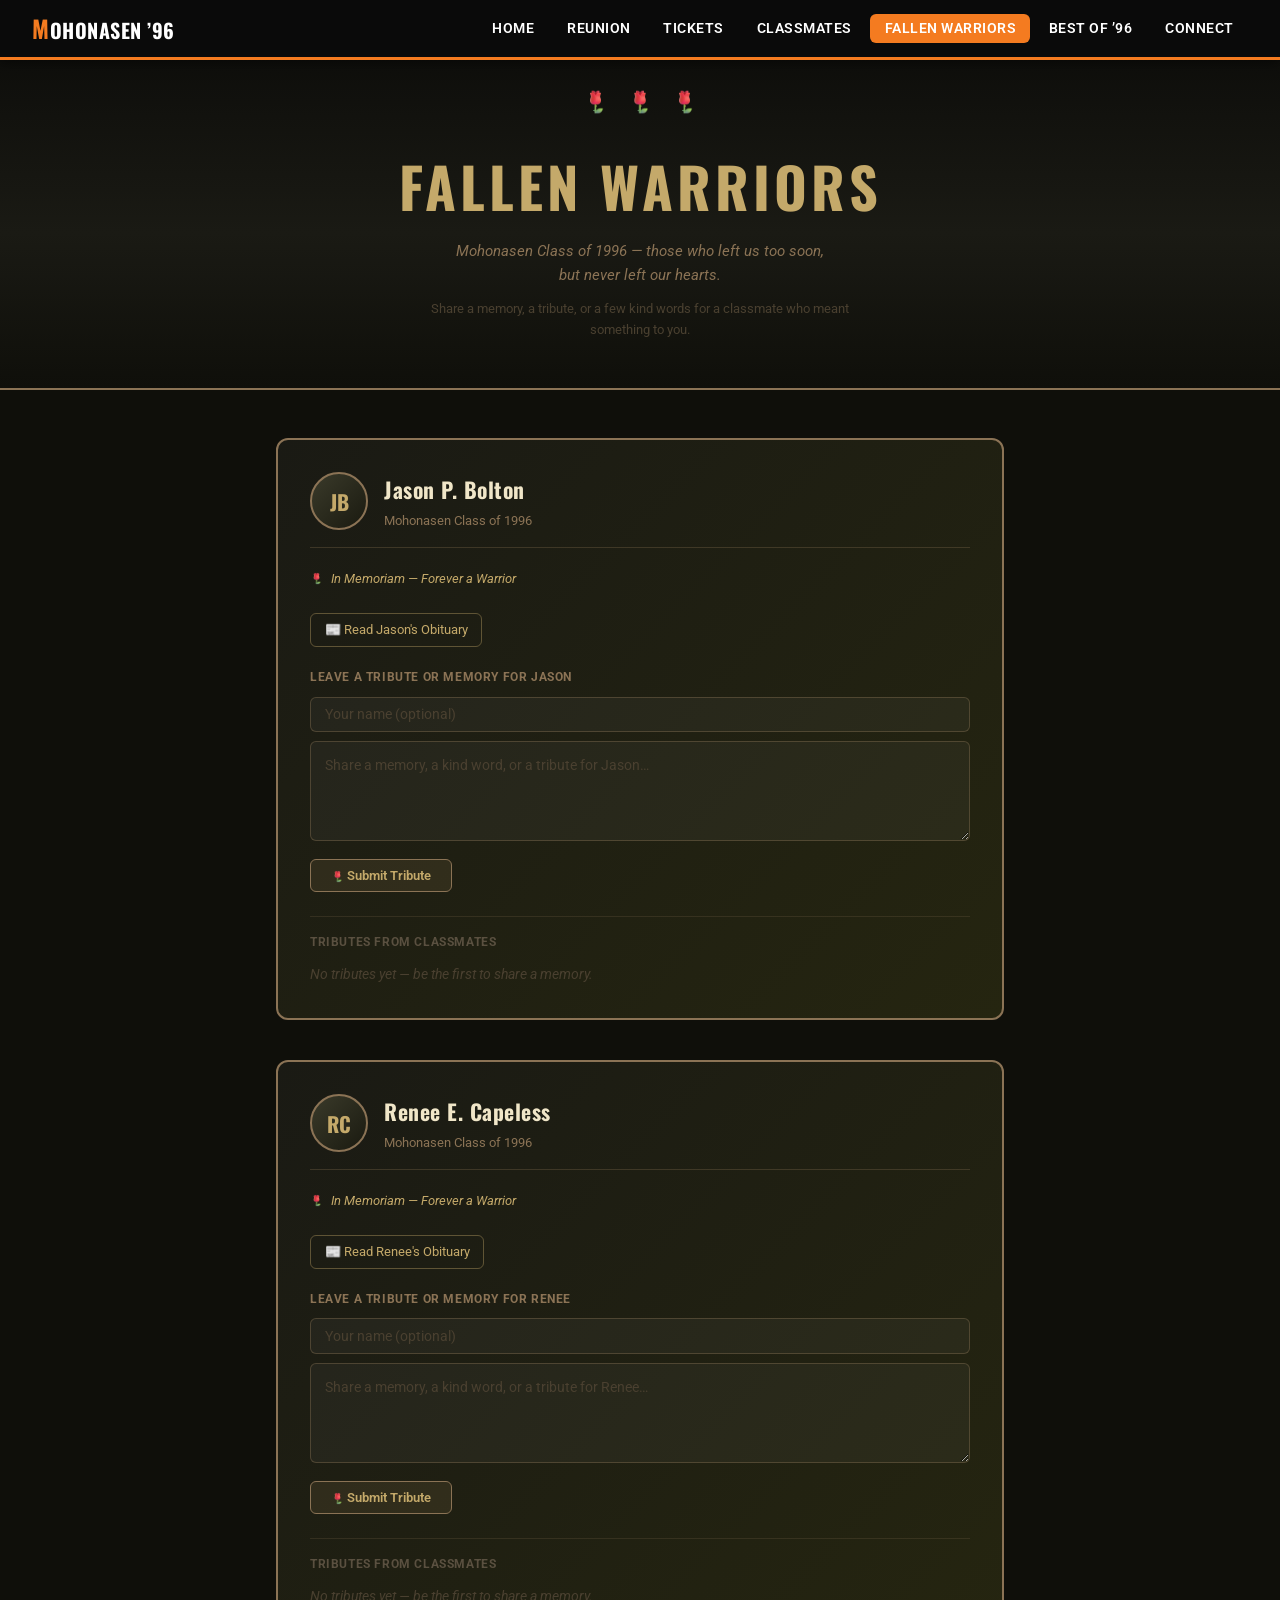
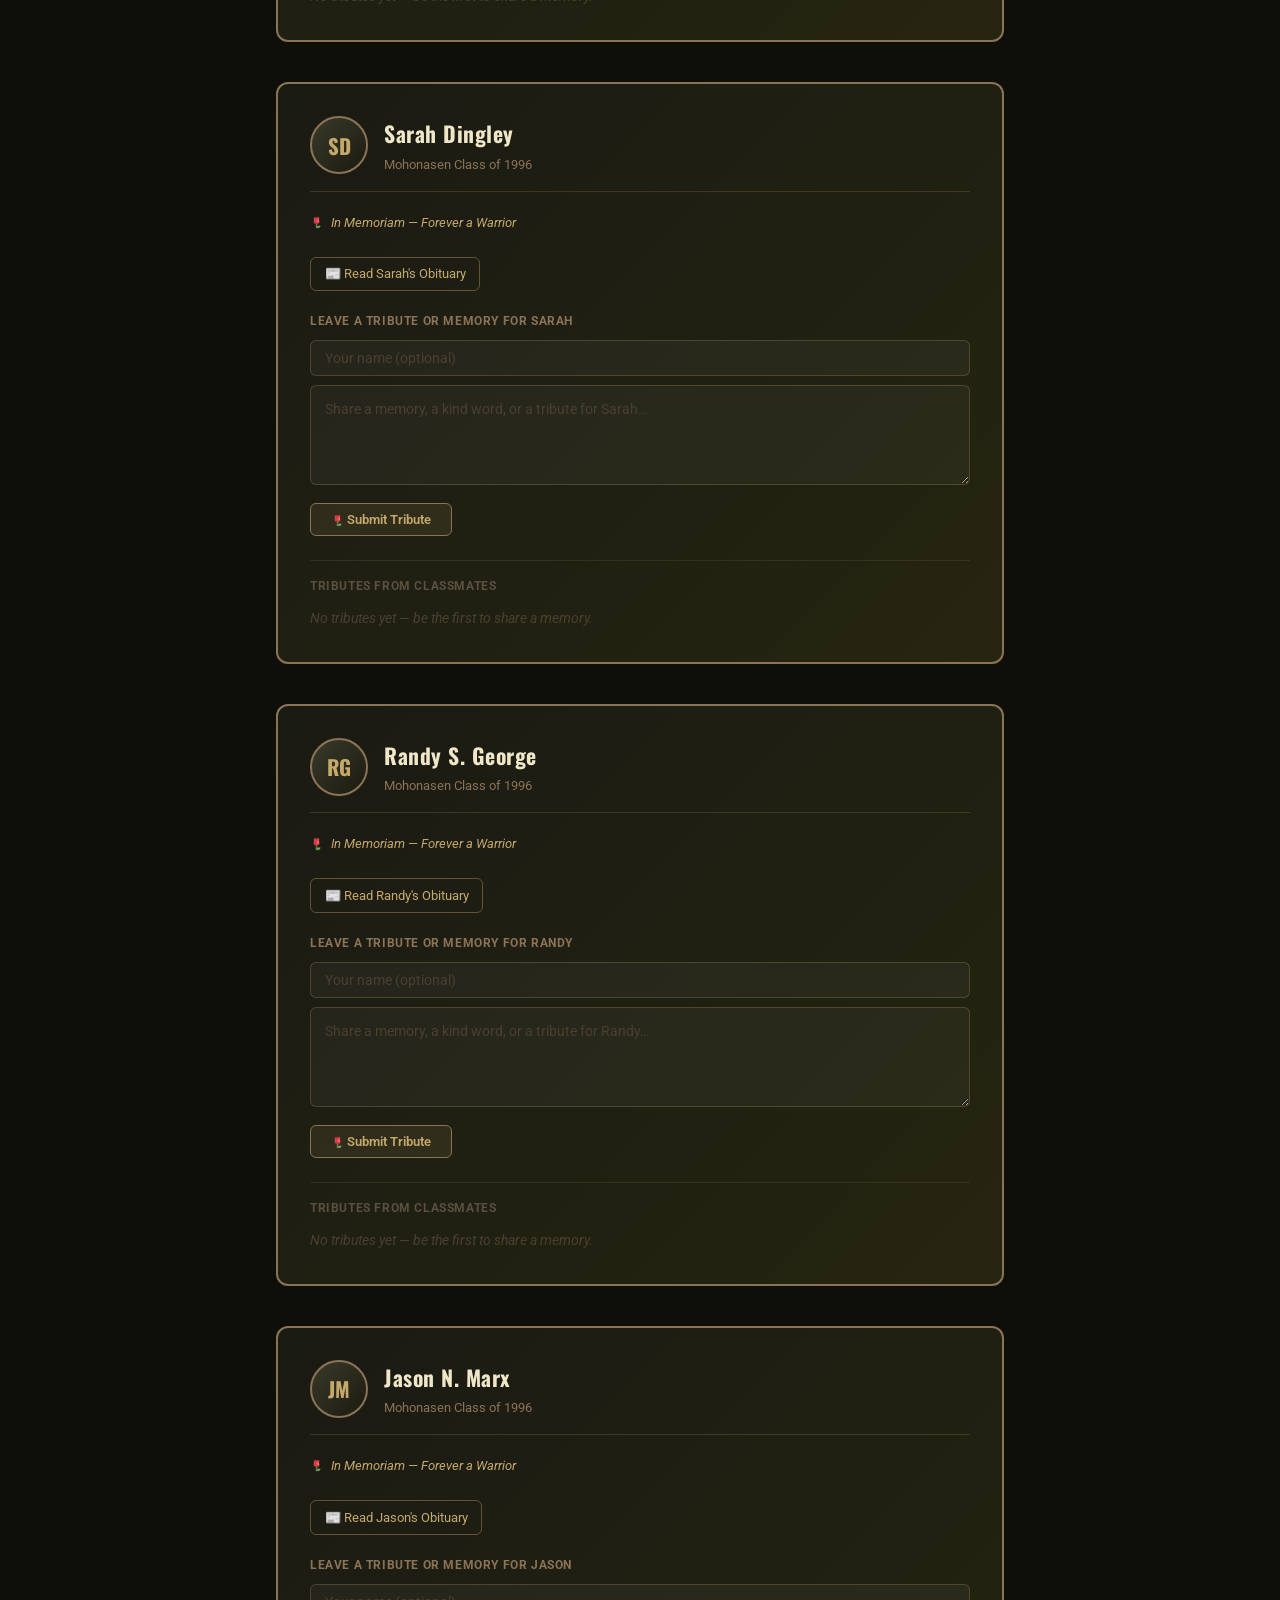
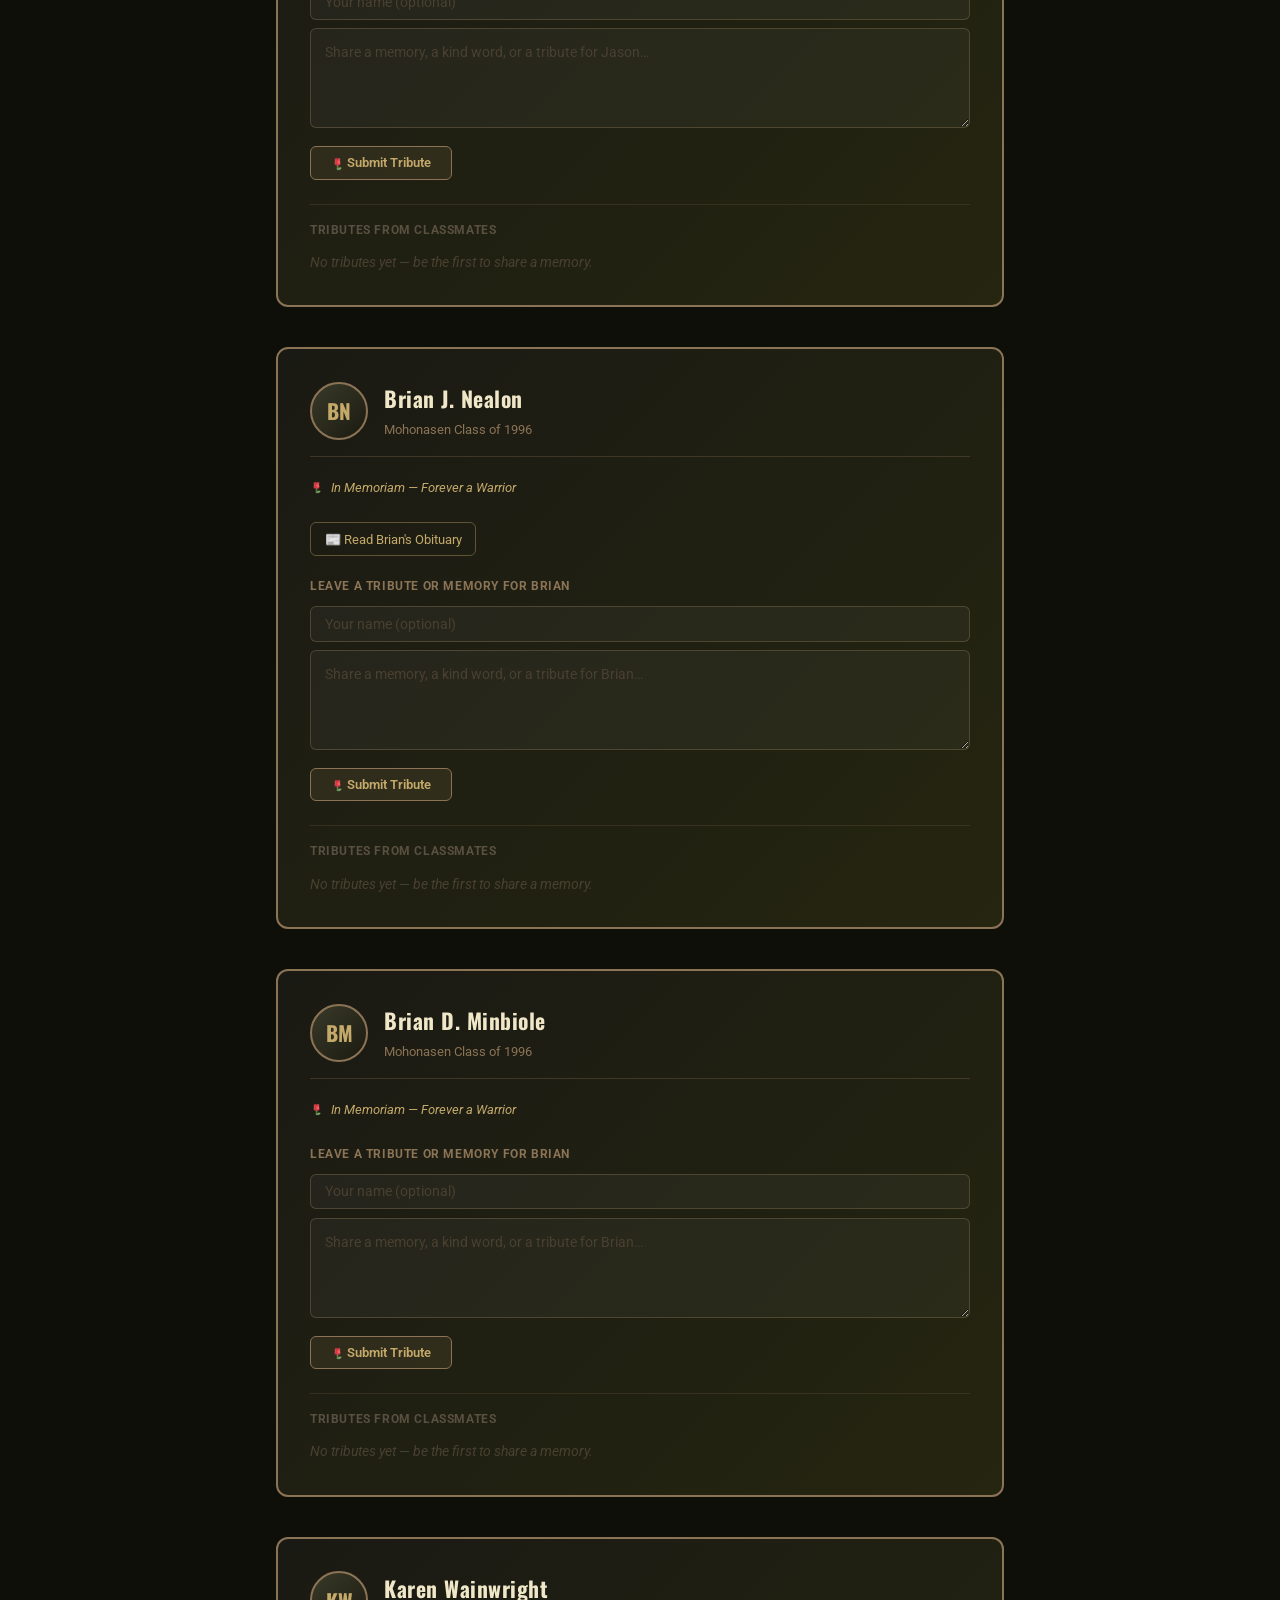
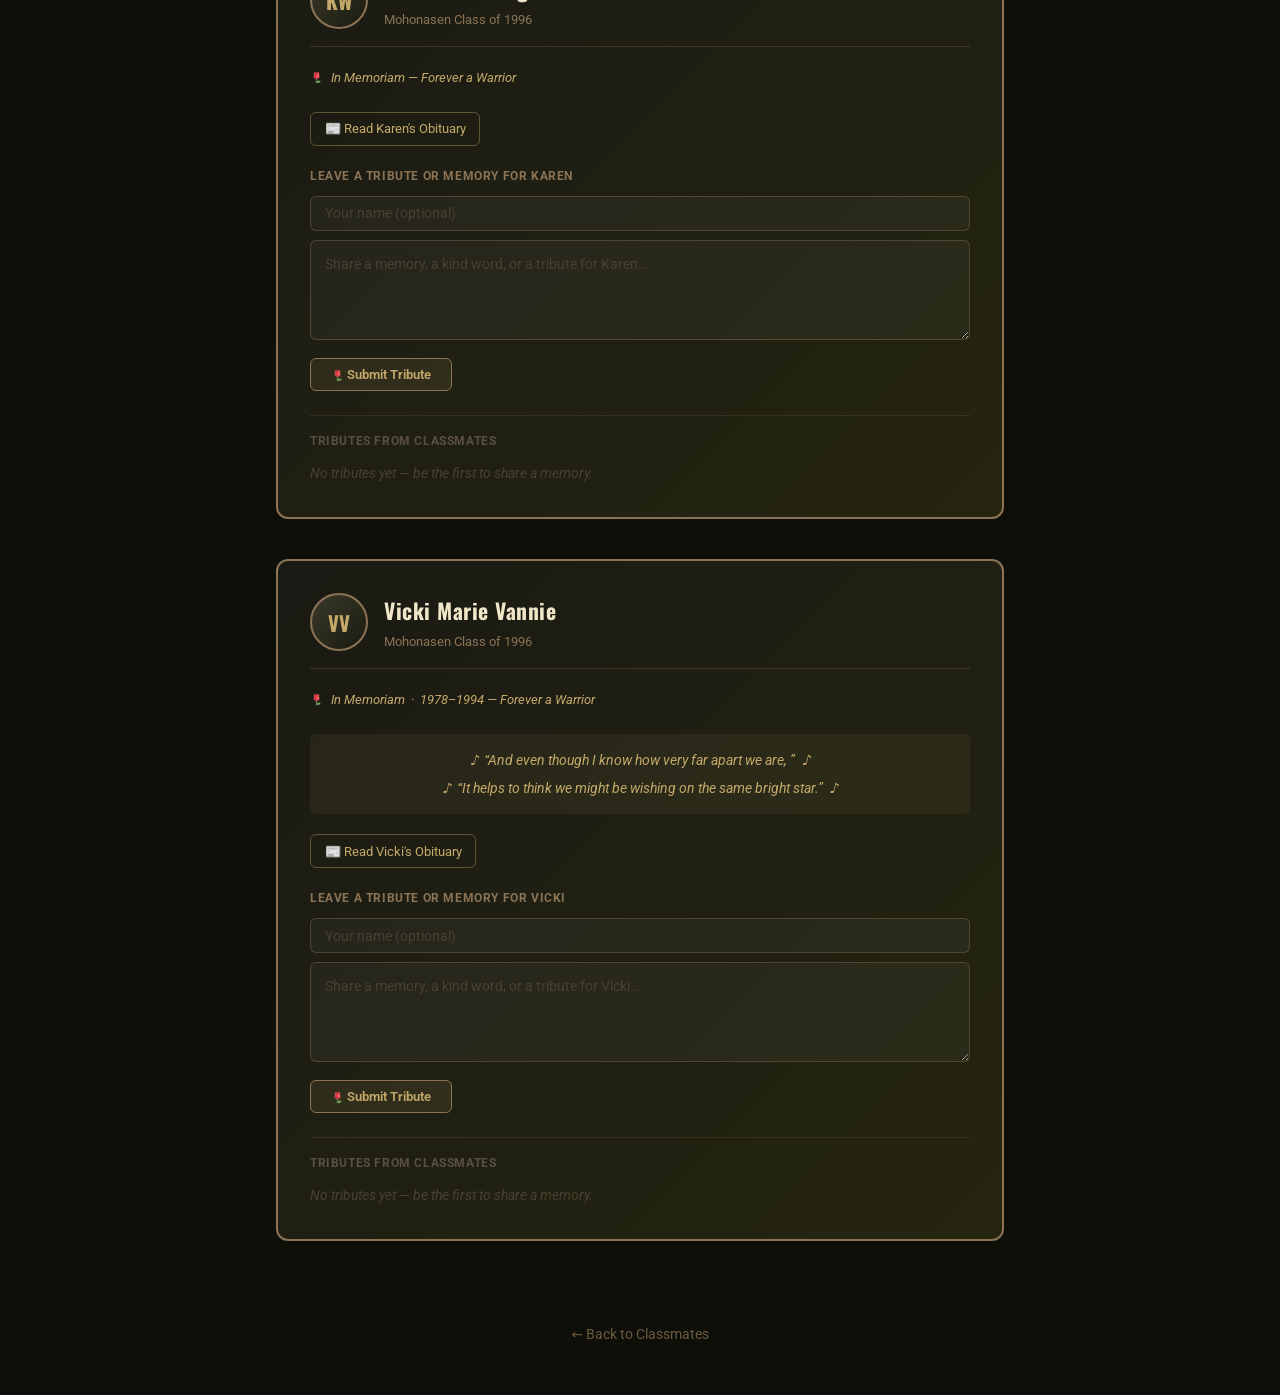
<file: fallen.html>
<!DOCTYPE html>
<html lang="en">
<head>
  <meta charset="UTF-8">
  <meta name="viewport" content="width=device-width, initial-scale=1.0">
  <title>Fallen Warriors — Mohonasen Class of 1996</title>
  <link rel="icon" type="image/svg+xml" href="favicon.svg">
  <meta name="description" content="In memory of the Mohonasen High School Class of 1996 classmates who left us too soon. Share a tribute or memory.">
  <link rel="stylesheet" href="style.css">
  <link rel="preconnect" href="https://fonts.googleapis.com">
  <link rel="preconnect" href="https://fonts.gstatic.com" crossorigin>
  <link href="https://fonts.googleapis.com/css2?family=Oswald:wght@400;600;700;800;900&family=Roboto:wght@300;400;500;700&display=swap" rel="stylesheet">
  <style>
    h1, h2, h3, h4, .nav-brand { font-family: 'Oswald', system-ui, sans-serif; }
    body { font-family: 'Roboto', system-ui, sans-serif; background: #0F0F0A; }

    .fallen-hero {
      background: linear-gradient(180deg, #0A0A08 0%, #1A1A14 60%, #0F0F0A 100%);
      padding: 5rem 1rem 3rem;
      text-align: center;
      border-bottom: 2px solid #8B7355;
    }
    .fallen-hero-roses { font-size: 1.6rem; letter-spacing: 0.8rem; margin-bottom: 1.25rem; }
    .fallen-hero h1 {
      color: #C4A96A;
      font-size: clamp(2rem, 5vw, 3.5rem);
      text-transform: uppercase;
      letter-spacing: 4px;
      margin: 0 0 0.5rem;
    }
    .fallen-hero-sub {
      color: #8B7355;
      font-size: 0.95rem;
      font-style: italic;
      max-width: 520px;
      margin: 0 auto 0.75rem;
      line-height: 1.6;
    }
    .fallen-hero-note {
      font-size: 0.8rem;
      color: #4A4030;
      max-width: 440px;
      margin: 0 auto;
    }

    .fallen-warriors-list {
      max-width: 760px;
      margin: 0 auto;
      padding: 3rem 1rem;
      display: flex;
      flex-direction: column;
      gap: 2.5rem;
    }

    .warrior-memorial {
      background: linear-gradient(135deg, #1A1A14 0%, #252510 100%);
      border: 2px solid #8B7355;
      border-radius: 12px;
      padding: 2rem;
      scroll-margin-top: 80px;
    }

    .warrior-header {
      display: flex;
      align-items: center;
      gap: 1rem;
      margin-bottom: 1.25rem;
      padding-bottom: 1rem;
      border-bottom: 1px solid rgba(139,115,85,0.3);
    }

    .warrior-avatar {
      width: 58px; height: 58px;
      border-radius: 50%;
      background: linear-gradient(135deg, #3A3A2A, #1A1A10);
      border: 2px solid #8B7355;
      display: flex; align-items: center; justify-content: center;
      font-size: 1.3rem; font-weight: 900; color: #C4A96A;
      flex-shrink: 0;
      text-transform: uppercase;
      font-family: 'Oswald', sans-serif;
    }

    .warrior-name {
      color: #F0E6C8;
      font-size: 1.35rem;
      font-weight: 800;
      font-family: 'Oswald', sans-serif;
      letter-spacing: 0.5px;
    }

    .warrior-sub { color: #8B7355; font-size: 0.82rem; margin-top: 0.2rem; }

    .warrior-in-memoriam {
      display: flex; align-items: center; gap: 0.5rem;
      font-size: 0.82rem; color: #C4A96A; font-style: italic;
      margin-bottom: 1.5rem;
    }

    /* Tribute form */
    .tribute-form-label {
      display: block;
      font-size: 0.78rem; font-weight: 700;
      text-transform: uppercase; letter-spacing: 0.6px;
      color: #8B7355; margin-bottom: 0.6rem;
    }

    .tribute-author-field {
      width: 100%;
      padding: 0.55rem 0.85rem;
      background: rgba(255,255,255,0.04);
      border: 1px solid rgba(139,115,85,0.4);
      border-radius: 6px;
      color: #F0E6C8; font-size: 0.88rem;
      margin-bottom: 0.55rem;
      box-sizing: border-box;
      font-family: 'Roboto', sans-serif;
      transition: border-color 0.2s;
    }
    .tribute-author-field::placeholder { color: #4A4030; }
    .tribute-author-field:focus { outline: none; border-color: #C4A96A; }

    .tribute-textarea {
      width: 100%;
      padding: 0.75rem 0.9rem;
      background: rgba(255,255,255,0.04);
      border: 1px solid rgba(139,115,85,0.4);
      border-radius: 6px;
      color: #F0E6C8; font-size: 0.9rem;
      resize: vertical; min-height: 100px;
      font-family: 'Roboto', sans-serif; line-height: 1.65;
      box-sizing: border-box;
      transition: border-color 0.2s;
    }
    .tribute-textarea::placeholder { color: #4A4030; }
    .tribute-textarea:focus { outline: none; border-color: #C4A96A; }

    .btn-tribute-submit {
      margin-top: 0.65rem;
      background: rgba(200,169,106,0.1);
      border: 1px solid #8B7355;
      color: #C4A96A;
      font-size: 0.82rem; font-weight: 600;
      border-radius: 6px; padding: 0.5rem 1.25rem;
      cursor: pointer; transition: background 0.2s;
      font-family: 'Roboto', sans-serif;
    }
    .btn-tribute-submit:hover { background: rgba(200,169,106,0.22); }

    .tributes-section-label {
      font-size: 0.75rem; font-weight: 700;
      text-transform: uppercase; letter-spacing: 0.6px;
      color: #5A5040; margin-bottom: 0.75rem; margin-top: 1.5rem;
      padding-top: 1rem;
      border-top: 1px solid rgba(139,115,85,0.2);
    }

    .tributes-list { display: flex; flex-direction: column; gap: 0.8rem; }

    .tribute-entry {
      background: rgba(200,169,106,0.06);
      border-left: 3px solid #8B7355;
      padding: 0.8rem 1rem;
      border-radius: 0 6px 6px 0;
    }

    .tribute-text {
      color: #E8D8A8; font-size: 0.9rem;
      line-height: 1.7; font-style: italic;
    }

    .tribute-meta { font-size: 0.74rem; color: #6A5A40; margin-top: 0.4rem; }

    .tribute-empty { color: #4A4030; font-size: 0.85rem; font-style: italic; }

    /* Vicki Vannie */
    .vicki-section {
      max-width: 760px;
      margin: 0 auto 4rem;
      padding: 0 1rem;
    }

    .vicki-card {
      background: linear-gradient(160deg, #12100E 0%, #1E1C14 100%);
      border: 1px solid rgba(139,115,85,0.5);
      border-top: 3px solid #8B7355;
      border-radius: 12px;
      padding: 2.5rem 2rem;
      text-align: center;
      scroll-margin-top: 80px;
    }

    .vicki-rose { font-size: 1.4rem; margin-bottom: 1rem; }
    .vicki-title {
      color: #C4A96A;
      font-family: 'Oswald', sans-serif;
      font-size: 1.5rem; letter-spacing: 2px;
      margin-bottom: 0.3rem;
    }
    .vicki-years { color: #8B7355; font-size: 0.88rem; letter-spacing: 1.5px; margin-bottom: 1.5rem; }
    .vicki-divider { color: #5A4A30; font-size: 0.7rem; letter-spacing: 2px; text-transform: uppercase; margin-bottom: 1.25rem; }
    .vicki-lyrics {
      color: #D4C090; font-style: italic;
      line-height: 2.4; font-size: 0.95rem;
      max-width: 380px; margin: 0 auto;
    }

    .back-link-bar { text-align: center; padding: 2rem 1rem 3rem; }
    .back-link { color: #6A5A40; text-decoration: none; font-size: 0.85rem; }
    .back-link:hover { color: #C4A96A; }

    @media (max-width: 600px) {
      .warrior-memorial { padding: 1.25rem; }
      .fallen-hero { padding: 4.5rem 1rem 2.5rem; }
    }
  </style>
</head>
<body>

<!-- ═══ NAVIGATION ═══════════════════════════════ -->
<nav class="navbar">
  <a href="index.html" class="nav-brand" style="text-decoration:none;"><span class="brand-m">M</span>ohonasen &rsquo;96</a>
  <ul class="nav-links">
    <li><a href="index.html#home">Home</a></li>
    <li><a href="index.html#reunion">Reunion</a></li>
    <li><a href="index.html#tickets">Tickets</a></li>
    <li><a href="index.html#classmates">Classmates</a></li>
    <li><a href="fallen.html" class="active">Fallen Warriors</a></li>
    <li><a href="index.html#bestof96">Best of &rsquo;96</a></li>
    <li><a href="index.html#connect">Connect</a></li>
  </ul>
  <button class="nav-toggle" aria-label="Open menu">&#9776;</button>
</nav>

<!-- ═══ HERO ══════════════════════════════════════ -->
<header class="fallen-hero">
  <div class="fallen-hero-roses">
    <img src="yellow-rose.png" class="rose-icon" style="height:1.6rem;width:1.6rem;" alt="🌹">
    <img src="yellow-rose.png" class="rose-icon" style="height:1.6rem;width:1.6rem;" alt="🌹">
    <img src="yellow-rose.png" class="rose-icon" style="height:1.6rem;width:1.6rem;" alt="🌹">
  </div>
  <h1>Fallen Warriors</h1>
  <p class="fallen-hero-sub">Mohonasen Class of 1996 &mdash; those who left us too soon,<br>but never left our hearts.</p>
  <p class="fallen-hero-note">Share a memory, a tribute, or a few kind words for a classmate who meant something to you.</p>
</header>

<!-- ═══ WARRIORS LIST ════════════════════════════ -->
<main>
  <div class="fallen-warriors-list" id="warriorList"></div>

</main>

<div class="back-link-bar">
  <a href="index.html#classmates" class="back-link">← Back to Classmates</a>
</div>

<div id="toast" class="toast"></div>

<script>
const FALLEN = [
  { id: 12,  first: 'Jason',  last: 'Bolton',     full: 'Jason P. Bolton',      obit: 'https://www.demarcostonefuneralhome.com/obituaries/jason-bolton' },
  { id: 22,  first: 'Renee',  last: 'Capeless',   full: 'Renee E. Capeless',    obit: 'https://www.legacy.com/us/obituaries/dailygazette/name/renee-capeless-obituary?id=25689903' },
  { id: 38,  first: 'Sarah',  last: 'Dingley',    full: 'Sarah Dingley',         obit: 'https://www.demarcostonefuneralhome.com/obituaries/sarah-dingley' },
  { id: 56,  first: 'Randy',  last: 'George',     full: 'Randy S. George',       obit: 'https://www.legacy.com/obituaries/name/randy-george-obituary?pid=151250954' },
  { id: 112, first: 'Jason',  last: 'Marx',       full: 'Jason N. Marx',         obit: 'https://www.legacy.com/us/obituaries/dailygazette/name/jason-marx-obituary?id=33344633' },
  { id: 137, first: 'Brian', last: 'Nealon',     full: 'Brian J. Nealon',       obit: 'https://www.legacy.com/us/obituaries/dailygazette/name/brian-nealon-obituary?id=28682016' },
  { id: 127, first: 'Brian',  last: 'Minbiole',   full: 'Brian D. Minbiole'     },
  { id: 204, first: 'Karen',  last: 'Wainwright', full: 'Karen Wainwright',      obit: 'https://www.newcomeralbany.com/obituaries/karen-m-segretto' },
  { id: 215, first: 'Vicki',  last: 'Vannie',     full: 'Vicki Marie Vannie',    obit: 'https://www.courant.com/1994/12/05/vannie-vicki-marie-vannie/', years: '1978–1994',
    lyrics: '♪  “And even though I know how very far apart we are, ”  ♪<br>♪  “It helps to think we might be wishing on the same bright star.”  ♪' }
];

const TRIBUTES_KEY = 'mhs96_tributes';

function getTributes() {
  try { return JSON.parse(localStorage.getItem(TRIBUTES_KEY) || '{}'); }
  catch(e) { return {}; }
}

function getWarriorTributes(id) {
  var all = getTributes();
  var entries = all[String(id)] || [];
  // Migrate legacy 'vicki_vannie' tributes to id 215
  if (id === 215 && all['vicki_vannie'] && all['vicki_vannie'].length) {
    entries = all['vicki_vannie'].concat(entries);
  }
  return entries;
}

function saveTribute(id, author, text) {
  const all = getTributes();
  if (!all[String(id)]) all[String(id)] = [];
  all[String(id)].unshift({
    author: author || 'A Classmate',
    text,
    date: new Date().toLocaleDateString('en-US', { month: 'long', day: 'numeric', year: 'numeric' })
  });
  localStorage.setItem(TRIBUTES_KEY, JSON.stringify(all));
}

function getInitials(first, last) {
  return ((first[0] || '') + (last[0] || '')).toUpperCase();
}

function renderTributes(id) {
  const list = getWarriorTributes(id);
  const container = document.getElementById('tributes-' + id);
  if (!container) return;
  if (list.length === 0) {
    container.innerHTML = '<div class="tribute-empty">No tributes yet — be the first to share a memory.</div>';
  } else {
    container.innerHTML = list.map(function(t) {
      return '<div class="tribute-entry">' +
        '<div class="tribute-text">“' + escHtml(t.text) + '”</div>' +
        '<div class="tribute-meta">— ' + escHtml(t.author) + ' &nbsp;&middot;&nbsp; ' + escHtml(t.date) + '</div>' +
        '</div>';
    }).join('');
  }
}

function escHtml(s) {
  return String(s)
    .replace(/&/g, '&amp;')
    .replace(/</g, '&lt;')
    .replace(/>/g, '&gt;')
    .replace(/"/g, '&quot;');
}

function submitTribute(id) {
  var author = document.getElementById('author-' + id).value.trim();
  var text   = document.getElementById('tribute-' + id).value.trim();
  if (!text) { showToast('Please write something before submitting.'); return; }
  saveTribute(id, author, text);
  document.getElementById('author-' + id).value  = '';
  document.getElementById('tribute-' + id).value = '';
  renderTributes(id);
  showToast('Your tribute has been saved. Thank you.');
}


function renderWarriors() {
  var list = document.getElementById('warriorList');
  list.innerHTML = FALLEN.map(function(w) {
    return '<div class="warrior-memorial" id="warrior-' + w.id + '">' +
      '<div class="warrior-header">' +
        '<div class="warrior-avatar">' + getInitials(w.first, w.last) + '</div>' +
        '<div>' +
          '<div class="warrior-name">' + w.full + '</div>' +
          '<div class="warrior-sub">Mohonasen Class of 1996</div>' +
        '</div>' +
      '</div>' +
      '<div class="warrior-in-memoriam">' +
        '<img src="yellow-rose.png" class="rose-icon" style="height:1em;width:1em;" alt="🌹">' +
        '<span>In Memoriam' + (w.years ? ' &nbsp;&middot;&nbsp; ' + w.years : '') + ' &mdash; Forever a Warrior</span>' +
      '</div>' +
      (w.lyrics ? '<div style="text-align:center;font-style:italic;color:#C4A96A;font-size:0.88rem;line-height:2;margin-bottom:1.25rem;padding:0.75rem 1rem;background:rgba(196,169,106,0.07);border-radius:6px;">' + w.lyrics + '</div>' : '') +
      (w.obit ? '<div style="margin-bottom:1.25rem;">' +
        '<a href="' + w.obit + '" target="_blank" rel="noopener" ' +
           'style="display:inline-flex;align-items:center;gap:0.4rem;font-size:0.82rem;color:#C4A96A;border:1px solid rgba(196,169,106,0.4);border-radius:6px;padding:0.35rem 0.85rem;text-decoration:none;transition:background 0.2s;" ' +
           'onmouseover="this.style.background=\'rgba(196,169,106,0.12)\'" onmouseout="this.style.background=\'\'">'+
          '📰 Read ' + w.first + '\'s Obituary' +
        '</a>' +
      '</div>' : '') +
      '<label class="tribute-form-label" for="tribute-' + w.id + '">Leave a tribute or memory for ' + w.first + '</label>' +
      '<input type="text" class="tribute-author-field" id="author-' + w.id + '"' +
             ' placeholder="Your name (optional)" autocomplete="name">' +
      '<textarea class="tribute-textarea" id="tribute-' + w.id + '"' +
                ' placeholder="Share a memory, a kind word, or a tribute for ' + w.first + '…"></textarea>' +
      '<button class="btn-tribute-submit" onclick="submitTribute(' + w.id + ')">' +
        '<img src="yellow-rose.png" class="rose-icon" style="height:1em;width:1em;" alt="🌹"> Submit Tribute' +
      '</button>' +
      '<div class="tributes-section-label">Tributes from Classmates</div>' +
      '<div id="tributes-' + w.id + '" class="tributes-list"></div>' +
    '</div>';
  }).join('');

  FALLEN.forEach(function(w) { renderTributes(w.id); });
}

function showToast(msg) {
  var t = document.getElementById('toast');
  t.textContent = msg;
  t.classList.add('show');
  setTimeout(function() { t.classList.remove('show'); }, 3000);
}

function initNav() {
  var toggle = document.querySelector('.nav-toggle');
  var links  = document.querySelector('.nav-links');
  if (toggle && links) {
    toggle.addEventListener('click', function(e) { e.stopPropagation(); links.classList.toggle('open'); });
    links.querySelectorAll('a').forEach(function(a) { a.addEventListener('click', function() { links.classList.remove('open'); }); });
    document.addEventListener('click', function(e) {
      if (links.classList.contains('open') && !links.contains(e.target) && e.target !== toggle) {
        links.classList.remove('open');
      }
    });
  }
}

document.addEventListener('DOMContentLoaded', function() {
  renderWarriors();
  initNav();
  var hash = window.location.hash;
  if (hash) {
    setTimeout(function() {
      var el = document.querySelector(hash);
      if (el) el.scrollIntoView({ behavior: 'smooth' });
    }, 120);
  }
});
</script>
</body>
</html>
</file>
<file: style.css>
/* ===================================================
   Mohonasen High School - Class of 1996
   Theme: Orange & Black
=================================================== */

:root {
  --orange:        #F47B20;
  --orange-dark:   #C85F0A;
  --orange-light:  #FF9A4A;
  --orange-glow:   rgba(244,123,32,0.18);
  --black:         #0A0A0A;
  --dark:          #1A1A1A;
  --dark2:         #242424;
  --gold:          #FFC107;
  --white:         #FFFFFF;
  --light-bg:      #F7F7F7;
  --card-bg:       #FFFFFF;
  --border:        #E0E0E0;
  --text:          #222222;
  --text-muted:    #666666;
  --missing-red:   #E53E3E;
  --missing-bg:    #FFF5F5;
  --connected-green: #276749;
  --connected-bg:  #F0FFF4;
  --portrait-blue: #2B6CB0;
  --portrait-bg:   #EBF4FF;
  --shadow-sm:  0 2px 8px rgba(0,0,0,0.08);
  --shadow-md:  0 4px 20px rgba(0,0,0,0.12);
  --shadow-lg:  0 8px 40px rgba(0,0,0,0.16);
  --radius:     10px;
  --radius-lg:  16px;
}

/* ── RESET ─────────────────────────────────────── */
*, *::before, *::after { box-sizing: border-box; margin: 0; padding: 0; }
html { scroll-behavior: smooth; font-size: 16px; }
body {
  font-family: system-ui, -apple-system, 'Segoe UI', sans-serif;
  background: var(--light-bg);
  color: var(--text);
  line-height: 1.6;
  overflow-x: hidden;
}
img { max-width: 100%; display: block; }
a { color: var(--orange); text-decoration: none; }
a:hover { text-decoration: underline; }
ul { list-style: none; }
button { cursor: pointer; font-family: inherit; }

/* ── NAVBAR ─────────────────────────────────────── */
.navbar {
  position: fixed; top: 0; left: 0; right: 0; z-index: 1000;
  display: flex; align-items: center; justify-content: space-between;
  background: var(--black);
  padding: 0 2rem;
  height: 60px;
  border-bottom: 3px solid var(--orange);
  box-shadow: 0 2px 12px rgba(0,0,0,0.5);
}
.nav-brand {
  font-size: 1.25rem;
  font-weight: 800;
  color: var(--white);
  letter-spacing: 0.5px;
  text-transform: uppercase;
}
.nav-brand .brand-m {
  color: var(--orange);
  font-size: 1.5rem;
}
.nav-links {
  display: flex; gap: 0.25rem;
}
.nav-links a {
  color: var(--white);
  padding: 0.4rem 0.9rem;
  border-radius: 6px;
  font-size: 0.88rem;
  font-weight: 600;
  text-transform: uppercase;
  letter-spacing: 0.5px;
  transition: background 0.2s, color 0.2s;
}
.nav-links a:hover, .nav-links a.active {
  background: var(--orange);
  color: var(--white);
  text-decoration: none;
}
.nav-toggle {
  display: none;
  background: none;
  border: 2px solid var(--orange);
  color: var(--orange);
  font-size: 1.2rem;
  border-radius: 6px;
  padding: 0.2rem 0.5rem;
}

/* ── HERO ───────────────────────────────────────── */
.hero {
  min-height: 100vh;
  background: linear-gradient(135deg, var(--black) 0%, #0A0A0A 40%, var(--black) 100%);
  display: flex; align-items: center; justify-content: center;
  text-align: center;
  padding: 80px 1.5rem 3rem;
  position: relative;
  overflow: hidden;   /* clips the bleeding text — that IS the bleed effect */
}
.hero::before {
  content: '';
  position: absolute; inset: 0;
  background:
    radial-gradient(circle at 20% 50%, rgba(30,30,30,0.8) 0%, transparent 50%),
    radial-gradient(circle at 80% 30%, rgba(20,20,20,0.6) 0%, transparent 40%);
  pointer-events: none;
  z-index: 0;
}
.hero-stripes {
  position: absolute; inset: 0;
  background: repeating-linear-gradient(
    -45deg,
    transparent,
    transparent 60px,
    rgba(255,255,255,0.01) 60px,
    rgba(255,255,255,0.01) 120px
  );
  pointer-events: none;
  z-index: 0;
}
.hero-content { position: relative; z-index: 1; max-width: 800px; }

.school-badge {
  display: inline-flex;
  flex-direction: column;
  align-items: center;
  background: var(--orange);
  color: var(--white);
  padding: 0.8rem 2.5rem;
  border-radius: 4px;
  margin-bottom: 2rem;
  box-shadow: 0 4px 20px rgba(244,123,32,0.4);
  clip-path: polygon(0 0,100% 0,97% 50%,100% 100%,0 100%,3% 50%);
}
.school-badge .school-name {
  font-size: 0.9rem;
  font-weight: 800;
  letter-spacing: 2px;
  text-transform: uppercase;
  opacity: 0.92;
}
.school-badge .class-year {
  font-size: 1.6rem;
  font-weight: 900;
  letter-spacing: 3px;
  text-transform: uppercase;
  line-height: 1.2;
}
.school-badge .warrior-tag {
  font-size: 0.75rem;
  letter-spacing: 1.5px;
  text-transform: uppercase;
  opacity: 0.85;
  margin-top: 2px;
}
.hero h1 {
  font-size: clamp(2.5rem, 8vw, 5rem);
  font-weight: 900;
  color: var(--white);
  text-transform: uppercase;
  letter-spacing: 2px;
  line-height: 1;
  margin-bottom: 0.5rem;
  text-shadow: 0 2px 20px rgba(0,0,0,0.5);
}
.hero h1 span { color: var(--orange); }
.hero-subtitle {
  color: rgba(255,255,255,0.7);
  font-size: 1.1rem;
  margin-bottom: 2.5rem;
  letter-spacing: 1px;
}

/* ── COUNTDOWN ──────────────────────────────────── */
.countdown {
  display: flex;
  justify-content: center;
  gap: 1.5rem;
  margin-bottom: 2.5rem;
  flex-wrap: wrap;
}
.countdown-item {
  display: flex; flex-direction: column; align-items: center;
  background: rgba(255,255,255,0.07);
  border: 1px solid rgba(244,123,32,0.3);
  border-radius: var(--radius);
  padding: 1rem 1.5rem;
  min-width: 90px;
  backdrop-filter: blur(6px);
}
.countdown-item span {
  font-size: 2.5rem;
  font-weight: 900;
  color: var(--orange);
  line-height: 1;
  font-variant-numeric: tabular-nums;
}
.countdown-item label {
  font-size: 0.7rem;
  color: rgba(255,255,255,0.6);
  text-transform: uppercase;
  letter-spacing: 1.5px;
  margin-top: 0.25rem;
}

/* ── BUTTONS ────────────────────────────────────── */
.btn {
  display: inline-flex; align-items: center; gap: 0.4rem;
  padding: 0.65rem 1.5rem;
  border-radius: 8px;
  font-weight: 700;
  font-size: 0.88rem;
  border: none;
  transition: all 0.2s;
  text-transform: uppercase;
  letter-spacing: 0.5px;
  white-space: nowrap;
}
.btn-primary {
  background: var(--orange);
  color: var(--white);
  box-shadow: 0 4px 12px rgba(244,123,32,0.35);
}
.btn-primary:hover {
  background: var(--orange-dark);
  transform: translateY(-1px);
  box-shadow: 0 6px 16px rgba(244,123,32,0.45);
  text-decoration: none; color: var(--white);
}
.btn-outline {
  background: transparent;
  color: var(--orange);
  border: 2px solid var(--orange);
}
.btn-outline:hover {
  background: var(--orange);
  color: var(--white);
  text-decoration: none;
}
.btn-dark {
  background: var(--dark);
  color: var(--white);
  border: 1px solid #333;
}
.btn-dark:hover { background: #333; text-decoration: none; color: var(--white); }
.btn-sm { padding: 0.4rem 0.9rem; font-size: 0.78rem; }
.btn-xs { padding: 0.3rem 0.7rem; font-size: 0.72rem; border-radius: 6px; }
.btn-ghost {
  background: transparent; border: 1px solid var(--border);
  color: var(--text-muted); font-size: 0.78rem;
}
.btn-ghost:hover { border-color: var(--orange); color: var(--orange); text-decoration: none; }

/* ── SECTION WRAPPER ────────────────────────────── */
section { padding: 5rem 0; }
#rsvp { background: var(--light-bg); }
.container { max-width: 1200px; margin: 0 auto; padding: 0 1.5rem; }
.section-header {
  text-align: center;
  margin-bottom: 3rem;
}
.section-header h2 {
  font-size: clamp(1.8rem, 4vw, 2.8rem);
  font-weight: 900;
  text-transform: uppercase;
  letter-spacing: 1px;
  color: var(--dark);
}
.section-header h2 .accent { color: var(--orange); }
.section-header p {
  color: var(--text-muted);
  margin-top: 0.5rem;
  font-size: 1rem;
  max-width: 600px;
  margin-left: auto; margin-right: auto;
}
.divider {
  width: 60px; height: 4px;
  background: linear-gradient(90deg, var(--orange), var(--gold));
  border-radius: 2px;
  margin: 0.75rem auto 0;
}

/* ── REUNION SECTION ────────────────────────────── */
#reunion { background: var(--dark); color: var(--white); }
#reunion .section-header h2 { color: var(--white); }
#reunion .section-header p { color: rgba(255,255,255,0.65); }

.reunion-card {
  background: linear-gradient(135deg, #1E1E1E 0%, #0A0A0A 100%);
  border: 1px solid rgba(244,123,32,0.3);
  border-radius: var(--radius-lg);
  overflow: hidden;
  box-shadow: var(--shadow-lg);
}
.reunion-header {
  background: var(--orange);
  padding: 2rem;
  text-align: center;
}
.reunion-header .event-label {
  font-size: 0.8rem;
  text-transform: uppercase;
  letter-spacing: 2px;
  opacity: 0.85;
  color: var(--white);
}
.reunion-header h3 {
  font-size: clamp(1.6rem, 4vw, 2.4rem);
  font-weight: 900;
  color: var(--white);
  text-transform: uppercase;
  letter-spacing: 1px;
  line-height: 1.1;
  margin: 0.25rem 0;
}
.reunion-header .event-date {
  font-size: 1.5rem;
  font-weight: 800;
  color: var(--white);
  margin-top: 0.5rem;
}

.reunion-body {
  display: grid;
  grid-template-columns: 1fr 1fr;
  gap: 0;
}
.reunion-info { padding: 2rem 2.5rem; }
.reunion-info h4 {
  font-size: 0.75rem;
  text-transform: uppercase;
  letter-spacing: 2px;
  color: var(--orange);
  margin-bottom: 1rem;
}
.info-row {
  display: flex; gap: 0.75rem; align-items: flex-start;
  margin-bottom: 1rem;
  color: rgba(255,255,255,0.85);
  font-size: 0.95rem;
  line-height: 1.5;
}
.info-row .icon {
  font-size: 1.1rem;
  color: var(--orange);
  min-width: 22px;
  margin-top: 2px;
}
.reunion-qr {
  padding: 2rem 2.5rem;
  border-left: 1px solid rgba(244,123,32,0.2);
  display: flex; flex-direction: column; align-items: center; justify-content: center;
  text-align: center;
  gap: 1rem;
}
.qr-box {
  width: 160px; height: 160px;
  border: 3px dashed var(--orange);
  border-radius: 10px;
  display: flex; flex-direction: column; align-items: center; justify-content: center;
  color: rgba(255,255,255,0.5);
  font-size: 0.8rem;
  padding: 1rem;
  gap: 0.4rem;
}
.qr-box .qr-icon { font-size: 2rem; color: var(--orange); opacity: 0.6; }
.reunion-qr p { color: rgba(255,255,255,0.65); font-size: 0.85rem; max-width: 180px; }
.reunion-qr .price-highlight {
  font-size: 1.5rem; font-weight: 900; color: var(--orange);
}

.reunion-footer {
  border-top: 1px solid rgba(244,123,32,0.2);
  padding: 1.5rem 2.5rem;
  display: flex; align-items: center; justify-content: space-between;
  flex-wrap: wrap; gap: 1rem;
}
.hotel-info { color: rgba(255,255,255,0.7); font-size: 0.88rem; }
.hotel-info strong { color: var(--orange); display: block; margin-bottom: 0.2rem; }
.contacts-info { display: flex; gap: 1.5rem; flex-wrap: wrap; }
.contact-item { color: rgba(255,255,255,0.7); font-size: 0.85rem; }
.contact-item strong { color: var(--white); display: block; }

/* ── STATS BAR ──────────────────────────────────── */
.stats-bar {
  background: var(--black);
  border-bottom: 1px solid #222;
  padding: 1rem 0;
}
.stats-grid {
  display: flex; justify-content: center; gap: 3rem;
  flex-wrap: wrap;
}
.stat-item {
  text-align: center;
  color: var(--white);
}
.stat-item .stat-num {
  font-size: 2rem; font-weight: 900; color: var(--orange); line-height: 1;
}
.stat-item .stat-label {
  font-size: 0.72rem; text-transform: uppercase; letter-spacing: 1px;
  color: rgba(255,255,255,0.5); margin-top: 2px;
}
a.stat-link {
  text-decoration: none;
  cursor: pointer;
  transition: opacity 0.2s, transform 0.2s;
  display: block;
}
a.stat-link:hover { opacity: 0.75; transform: translateY(-2px); text-decoration: none; }

/* ── CLASSMATES SECTION ─────────────────────────── */
#classmates { background: var(--light-bg); }
.classmates-controls {
  display: flex; gap: 1rem; flex-wrap: wrap; align-items: center;
  margin-bottom: 2rem;
  background: var(--white);
  padding: 1rem 1.5rem;
  border-radius: var(--radius);
  box-shadow: var(--shadow-sm);
  border: 1px solid var(--border);
}
.search-wrap {
  position: relative; flex: 1; min-width: 200px;
}
.search-wrap input {
  width: 100%;
  padding: 0.55rem 1rem 0.55rem 2.5rem;
  border: 2px solid var(--border);
  border-radius: 8px;
  font-size: 0.9rem;
  transition: border 0.2s;
  background: var(--light-bg);
}
.search-wrap input:focus { outline: none; border-color: var(--orange); background: var(--white); }
.search-icon {
  position: absolute; left: 0.75rem; top: 50%;
  transform: translateY(-50%); color: var(--text-muted); font-size: 0.9rem;
}
.filter-group { display: flex; gap: 0.4rem; flex-wrap: wrap; }
.filter-btn {
  padding: 0.45rem 1rem;
  border-radius: 20px;
  border: 2px solid var(--border);
  background: transparent;
  font-size: 0.78rem;
  font-weight: 600;
  color: var(--text-muted);
  text-transform: uppercase;
  letter-spacing: 0.5px;
  transition: all 0.2s;
}
.filter-btn:hover { border-color: var(--orange); color: var(--orange); }
.filter-btn.active {
  background: var(--orange);
  border-color: var(--orange);
  color: var(--white);
}
.filter-btn.filter-missing.active { background: var(--missing-red); border-color: var(--missing-red); }
.filter-btn.filter-connected.active { background: var(--connected-green); border-color: var(--connected-green); }
.results-count {
  margin-left: auto; font-size: 0.8rem;
  color: var(--text-muted); white-space: nowrap;
}

/* ── CLASSMATE GRID ─────────────────────────────── */
.classmates-grid {
  display: grid;
  grid-template-columns: repeat(auto-fill, minmax(260px, 1fr));
  gap: 1rem;
}
.classmate-card {
  background: var(--card-bg);
  border-radius: var(--radius);
  border: 1px solid var(--border);
  padding: 1.2rem;
  display: flex; flex-direction: column; gap: 0.75rem;
  box-shadow: var(--shadow-sm);
  transition: transform 0.2s, box-shadow 0.2s;
}
.classmate-card:hover {
  transform: translateY(-2px);
  box-shadow: var(--shadow-md);
}
.classmate-card.missing {
  border-color: var(--border);
  background: var(--white);
}
.classmate-card.missing:hover { box-shadow: 0 4px 16px rgba(0,0,0,0.08); }

.classmate-card.fallen {
  background: linear-gradient(135deg, #1A1A14 0%, #252510 100%);
  border-color: #8B7355;
  border-width: 2px;
}
.classmate-card.fallen:hover { box-shadow: 0 4px 20px rgba(200,169,106,0.18); }
.classmate-card.fallen .card-name  { color: #F0E6C8; }
.classmate-card.fallen .card-page  { color: #8B7355; }
.classmate-card.fallen .card-email { background: rgba(200,169,106,0.08); border-color: #8B7355; }
.fallen-memorial { display: flex; align-items: center; gap: 0.5rem; }
.badge-fallen { display: none; }
.badge-fallen-title {
  font-size: 1rem;
  font-weight: 700;
  color: #C4A96A;
  text-align: center;
  width: 100%;
  letter-spacing: 0.03em;
}
.badge-fallen-years {
  font-size: 0.8rem;
  color: #8B7355;
  text-align: center;
  width: 100%;
  letter-spacing: 0.08em;
  margin-top: -0.1rem;
}
.btn-fallen-share {
  background: rgba(200,169,106,0.12);
  border: 1px solid #8B7355;
  color: #C4A96A;
  font-size: 0.72rem;
  border-radius: 6px;
  padding: 0.3rem 0.7rem;
  transition: background 0.2s;
}
.btn-fallen-share:hover { background: rgba(200,169,106,0.22); }
.filter-btn.filter-fallen.active { background: #8B7355; border-color: #8B7355; color: #fff; }
.yellow-rose { display: inline-block; filter: hue-rotate(55deg) saturate(1.5); }
.rose-icon { height: 1.6em; width: 1.6em; vertical-align: middle; display: inline-block; }

.card-header { display: flex; flex-direction: column; align-items: center; justify-content: center; gap: 0.4rem; text-align: center; }
.card-edit-email-link { font-size: 0.72rem; color: var(--text-muted); text-decoration: underline; cursor: pointer; padding-left: 0.1rem; }
.card-edit-email-link:hover { color: var(--orange); }
.card-avatar {
  width: 120px; height: 120px;
  border-radius: 50%;
  background: linear-gradient(135deg, var(--orange), var(--orange-dark));
  display: flex; align-items: center; justify-content: center;
  font-weight: 900; font-size: 2.2rem; color: var(--white);
  flex-shrink: 0;
  text-transform: uppercase;
  transition: opacity 0.15s, box-shadow 0.15s;
}
.card-avatar:hover { opacity: 0.85; box-shadow: 0 0 0 3px var(--orange); }
.connected-avatar { background: linear-gradient(135deg, var(--connected-green), #276749); }
.card-actions-fallen { display: flex; flex-direction: column; align-items: center; gap: 0.5rem; width: 100%; }
.btn-fallen-action {
  width: 100%;
  background: rgba(200,169,106,0.12);
  border: 1px solid #8B7355;
  color: #C4A96A;
  font-size: 0.78rem;
  border-radius: 6px;
  padding: 0.4rem 0.75rem;
  text-align: center;
  cursor: pointer;
  transition: background 0.2s;
  display: block;
}
.btn-fallen-action:hover { background: rgba(200,169,106,0.25); }

.card-name-block { flex: 1; text-align: center; width: 100%; }
.card-name {
  font-weight: 800; font-size: 0.97rem; color: var(--dark);
  line-height: 1.3;
}
.card-maiden { font-size: 0.78rem; color: var(--text-muted); margin-top: 1px; }
.rsvp-badge {
  display: inline-block;
  font-size: 0.68rem;
  font-weight: 700;
  padding: 0.15rem 0.5rem;
  border-radius: 20px;
  margin-top: 0.2rem;
}
.rsvp-going    { background: #D1FAE5; color: #065F46; }
.rsvp-notgoing { background: var(--light-bg); color: var(--text-muted); }
.card-page { font-size: 0.73rem; color: var(--text-muted); }

.status-badge {
  display: inline-flex; align-items: center; gap: 0.25rem;
  padding: 0.2rem 0.6rem;
  border-radius: 20px;
  font-size: 0.68rem;
  font-weight: 700;
  text-transform: uppercase;
  letter-spacing: 0.5px;
  flex-shrink: 0;
  white-space: nowrap;
  align-self: flex-start;
}
.badge-portrait { background: var(--portrait-bg); color: var(--portrait-blue); }
.badge-missing { background: var(--light-bg); color: var(--text-muted); }
.badge-connected { background: var(--connected-bg); color: var(--connected-green); }
.badge-surveyed { background: #F0E6FF; color: #6B46C1; }

.card-email {
  display: flex; align-items: center; gap: 0.5rem;
  font-size: 0.83rem;
  padding: 0.5rem 0.75rem;
  border-radius: 6px;
  background: var(--light-bg);
  border: 1px solid var(--border);
}
.email-icon { color: var(--orange); font-size: 0.9rem; }
.email-masked { color: var(--text); font-family: monospace; font-size: 0.8rem; flex: 1; }
.no-email-text { color: var(--text-muted); font-style: italic; font-size: 0.82rem; flex: 1; }
.no-email-text.urgent { color: var(--missing-red); font-style: normal; font-weight: 600; }

.card-actions { display: flex; flex-direction: column; gap: 0.3rem; align-items: stretch; text-align: center; }
.card-rsvp-bar {
  display: flex; align-items: center; justify-content: center; gap: 0.5rem;
  margin-top: 0.5rem; padding-top: 0.5rem;
  border-top: 1px solid rgba(0,0,0,0.08);
}
.btn-rsvp-now {
  display: block; width: 100%; text-align: center; text-decoration: none;
  background: #ff1493; color: #fff; font-weight: 800;
  font-size: 0.85rem; padding: 0.55rem 0; border-radius: var(--radius);
  letter-spacing: 0.03em; transition: background 0.15s;
  border: 2px solid #111; box-shadow: 0 0 0 1px #111;
}
.btn-rsvp-now:hover { background: #d4007a; color: #fff; text-decoration: none; }
.card-rsvp-status { font-weight: 700; font-size: 0.82rem; padding: 0.3rem 0.7rem; border-radius: var(--radius); color: #fff; }
.rsvp-going-status { background: #16a34a; }
.rsvp-notgoing-status { background: #dc2626; }
.btn-rsvp-edit {
  background: none; border: 1px solid #6b7280; color: #6b7280;
  border-radius: var(--radius); font-size: 0.75rem; padding: 0.3rem 0.6rem;
  cursor: pointer; transition: background 0.15s;
}
.btn-rsvp-edit:hover { background: #6b7280; color: #fff; }
.contact-info-box {
  border: 1px solid var(--border);
  border-radius: 8px;
  padding: 0.5rem 0.65rem;
  background: var(--light-bg);
  display: flex;
  flex-direction: column;
  gap: 0.4rem;
}
.contact-box-label {
  font-size: 0.76rem;
  color: var(--text-muted);
  font-weight: 600;
}
.contact-box-btns {
  display: flex;
  flex-wrap: wrap;
  gap: 0.3rem;
}
.contact-box-btns a,
.contact-box-btns button {
  font-size: 0.62rem !important;
  white-space: normal;
  text-align: left;
  line-height: 1.3;
}

/* ── Card connect box ── */
.card-connect-box {
  border: 1px solid var(--border);
  border-radius: 8px;
  padding: 0.45rem 0.6rem;
  background: var(--light-bg);
  display: flex;
  flex-direction: column;
  gap: 0.35rem;
}
.card-connect-title {
  font-size: 0.74rem;
  font-weight: 700;
  color: var(--text-muted);
  text-transform: uppercase;
  letter-spacing: 0.04em;
  text-align: center;
}
.card-connect-btns {
  display: flex;
  flex-direction: column;
  gap: 0.3rem;
}
.card-connect-item {
  font-size: 0.72rem !important;
  text-decoration: none;
  background: var(--orange) !important;
  border-color: var(--orange) !important;
  color: #fff !important;
  width: 100% !important;
  justify-content: center;
}
.card-connect-item:hover {
  background: var(--orange-dark) !important;
  border-color: var(--orange-dark) !important;
  color: #fff !important;
}
.card-connect-view { background: #0284c7 !important; border-color: #0369a1 !important; color: #fff !important; }
.card-connect-view:hover { background: #0369a1 !important; border-color: #075985 !important; color: #fff !important; }
.card-connect-fb { background: #1877F2 !important; border-color: #1877F2 !important; color: #fff !important; }
.card-connect-fb:hover { background: #1558c0 !important; border-color: #1558c0 !important; color: #fff !important; }
.card-connect-li { background: #0A66C2 !important; border-color: #0A66C2 !important; color: #fff !important; }
.card-connect-li:hover { background: #084d94 !important; border-color: #084d94 !important; color: #fff !important; }

/* ── Card profile prompt ── */
.card-profile-prompt {
  display: flex;
  flex-direction: column;
  gap: 0.25rem;
  padding: 0.45rem 0.55rem;
  background: var(--light-bg);
  border: 1px solid var(--border);
  border-radius: 8px;
}
.card-profile-hey {
  font-size: 0.78rem;
  font-weight: 700;
  color: var(--orange);
}
.btn-profile-update {
  background: transparent;
  border: 1px solid var(--orange);
  color: var(--orange);
  font-size: 0.72rem;
  font-weight: 600;
  width: 100%;
  justify-content: center;
  text-align: center;
  cursor: pointer;
  transition: background 0.15s, color 0.15s;
}
.btn-profile-update:hover { background: var(--orange); color: #fff; }
.btn-contact-add {
  background: transparent;
  border: 1px solid var(--border);
  color: var(--text);
  font-size: 0.72rem;
  cursor: pointer;
}
.btn-contact-add:hover { border-color: var(--orange); color: var(--orange); }
.btn-profile {
  margin-top: 0.25rem;
  font-size: 0.72rem;
  background: transparent;
  border: 1px solid var(--border);
  border-radius: 20px;
  padding: 0.15rem 0.6rem;
  cursor: pointer;
  color: var(--text-muted);
  line-height: 1.4;
  display: inline-block;
}
.btn-profile:hover { border-color: var(--orange); color: var(--orange); }
.card-know-text {
  font-size: 0.78rem;
  color: var(--text-muted);
  font-style: italic;
  padding: 0 0.1rem;
  line-height: 1.3;
}
.missing .card-know-text { color: #C53030; font-style: normal; font-weight: 600; }

/* ── SURVEY RESPONDENTS ─────────────────────────── */
.survey-section {
  margin-top: 3rem;
  border-top: 2px dashed var(--border);
  padding-top: 3rem;
}
.survey-section h3 {
  font-size: 1.4rem; font-weight: 800; color: var(--dark);
  margin-bottom: 0.4rem;
}
.survey-section .sub { color: var(--text-muted); font-size: 0.9rem; margin-bottom: 1.5rem; }

/* ── YEARBOOK SECTION ───────────────────────────── */
#yearbook { background: var(--dark); }
#yearbook .section-header h2 { color: var(--white); }
#yearbook .section-header p { color: rgba(255,255,255,0.6); }

.book-container {
  background: #1E1E1E;
  border: 1px solid rgba(244,123,32,0.25);
  border-radius: var(--radius-lg);
  overflow: hidden;
  box-shadow: var(--shadow-lg);
}
.book-header {
  background: linear-gradient(90deg, var(--orange-dark), var(--orange));
  padding: 1.5rem 2rem;
  display: flex; align-items: center; justify-content: space-between; flex-wrap: wrap; gap: 1rem;
}
.book-title { color: var(--white); }
.book-title h3 { font-size: 1.6rem; font-weight: 900; text-transform: uppercase; letter-spacing: 1px; }
.book-title p { opacity: 0.85; font-size: 0.9rem; }
.book-badge {
  background: rgba(0,0,0,0.2);
  color: var(--white);
  padding: 0.5rem 1rem;
  border-radius: 8px;
  font-size: 0.8rem;
  font-weight: 700;
  text-transform: uppercase;
  letter-spacing: 1px;
}

.book-body {
  padding: 3rem 2rem;
  text-align: center;
}
.book-placeholder {
  display: flex; flex-direction: column; align-items: center; gap: 1.5rem;
  max-width: 500px; margin: 0 auto;
}
.book-icon-wrap {
  width: 120px; height: 120px;
  background: rgba(244,123,32,0.1);
  border: 2px dashed rgba(244,123,32,0.4);
  border-radius: 50%;
  display: flex; align-items: center; justify-content: center;
  font-size: 3rem;
}
.book-placeholder h4 { font-size: 1.3rem; color: var(--white); font-weight: 800; }
.book-placeholder p { color: rgba(255,255,255,0.6); font-size: 0.92rem; line-height: 1.7; }

.upload-zone {
  width: 100%; max-width: 400px;
  border: 2px dashed rgba(244,123,32,0.4);
  border-radius: var(--radius);
  padding: 2rem;
  text-align: center;
  color: rgba(255,255,255,0.5);
  font-size: 0.88rem;
  cursor: pointer;
  transition: all 0.2s;
}
.upload-zone:hover {
  border-color: var(--orange);
  background: rgba(244,123,32,0.05);
  color: var(--orange);
}
.upload-zone .upload-icon { font-size: 2rem; margin-bottom: 0.5rem; }

/* ── CONNECT SECTION ────────────────────────────── */
#connect { background: var(--light-bg); }
.connect-grid {
  display: grid;
  grid-template-columns: repeat(auto-fit, minmax(280px, 1fr));
  gap: 1.5rem;
  margin-top: 2rem;
}
.connect-card {
  background: var(--white);
  border-radius: var(--radius-lg);
  padding: 2rem;
  border: 1px solid var(--border);
  box-shadow: var(--shadow-sm);
  text-align: center;
  display: flex; flex-direction: column; align-items: center; gap: 1rem;
  transition: transform 0.2s, box-shadow 0.2s;
}
.connect-card:hover { transform: translateY(-3px); box-shadow: var(--shadow-md); }
.connect-icon {
  width: 64px; height: 64px;
  border-radius: 50%;
  display: flex; align-items: center; justify-content: center;
  font-size: 1.8rem;
}
.connect-icon.fb { background: #1877F2; color: var(--white); }
.connect-icon.survey { background: var(--orange); color: var(--white); }
.connect-icon.contact { background: var(--dark); color: var(--orange); }
.connect-card h3 { font-weight: 800; font-size: 1.1rem; color: var(--dark); }
.connect-card p { color: var(--text-muted); font-size: 0.88rem; line-height: 1.6; }
.contact-list { width: 100%; }
.contact-item-c {
  display: flex; align-items: center; gap: 0.75rem;
  padding: 0.6rem 0;
  border-bottom: 1px solid var(--border);
  text-align: left;
}
.contact-item-c:last-child { border-bottom: none; }
.contact-item-c .ci-icon { color: var(--orange); font-size: 1rem; flex-shrink: 0; }
.contact-item-c .ci-name { font-weight: 700; font-size: 0.9rem; display: block; }
.contact-item-c .ci-role { font-size: 0.78rem; color: var(--text-muted); }

/* ── FOOTER ─────────────────────────────────────── */
footer {
  background: var(--black);
  color: rgba(255,255,255,0.5);
  text-align: center;
  padding: 2rem 1.5rem;
  border-top: 3px solid var(--orange);
  font-size: 0.85rem;
}
footer .footer-brand {
  font-size: 1.2rem;
  font-weight: 900;
  color: var(--white);
  margin-bottom: 0.5rem;
}
footer .footer-brand span { color: var(--orange); }
footer .footer-note { margin-top: 0.5rem; }

/* ── MODAL ──────────────────────────────────────── */
.modal-overlay {
  position: fixed; inset: 0; z-index: 9000;
  background: rgba(0,0,0,0.7);
  display: flex; align-items: center; justify-content: center;
  padding: 1rem;
  opacity: 0; pointer-events: none;
  transition: opacity 0.25s;
}
.modal-overlay.active { opacity: 1; pointer-events: all; }
.modal {
  background: var(--white);
  border-radius: var(--radius-lg);
  max-width: 480px; width: 100%;
  overflow: hidden;
  box-shadow: var(--shadow-lg);
  transform: translateY(20px);
  transition: transform 0.25s;
}
.modal-overlay.active .modal { transform: translateY(0); }
.modal-header {
  background: var(--orange);
  color: var(--white);
  padding: 1.2rem 1.5rem;
  display: flex; align-items: center; justify-content: space-between;
}
.modal-header h3 { font-weight: 800; font-size: 1rem; }
.modal-close {
  background: none; border: none; color: var(--white);
  font-size: 1.3rem; line-height: 1; cursor: pointer; opacity: 0.8;
}
.modal-close:hover { opacity: 1; }
.modal-body { padding: 1.5rem; }
.modal-name { font-weight: 800; font-size: 1.1rem; color: var(--dark); margin-bottom: 0.4rem; }
.modal-desc { color: var(--text-muted); font-size: 0.88rem; margin-bottom: 1.2rem; line-height: 1.5; }
.modal-preview {
  background: var(--light-bg);
  border: 1px solid var(--border);
  border-radius: 8px;
  padding: 1rem;
  font-size: 0.82rem;
  color: var(--text);
  white-space: pre-wrap;
  max-height: 180px;
  overflow-y: auto;
  margin-bottom: 1.2rem;
  line-height: 1.6;
}
.modal-actions {
  display: flex; gap: 0.75rem; flex-wrap: wrap;
}
.modal-actions .btn { flex: 1; justify-content: center; }

/* ── TOAST ──────────────────────────────────────── */
.toast {
  position: fixed; bottom: 1.5rem; right: 1.5rem; z-index: 9999;
  background: var(--dark); color: var(--white);
  padding: 0.75rem 1.25rem;
  border-radius: 8px;
  font-size: 0.88rem;
  border-left: 4px solid var(--orange);
  box-shadow: var(--shadow-md);
  transform: translateY(20px); opacity: 0;
  transition: all 0.3s;
}
.toast.show { transform: translateY(0); opacity: 1; }

/* ── MISSING NOTICE ─────────────────────────────── */
.missing-notice {
  background: var(--light-bg);
  border: 1px solid var(--border);
  border-left: 4px solid var(--orange);
  border-radius: var(--radius);
  padding: 1rem 1.5rem;
  margin-bottom: 1.5rem;
  display: flex; align-items: flex-start; gap: 0.75rem;
}
.missing-notice .notice-icon { font-size: 1.2rem; flex-shrink: 0; margin-top: 2px; }
.missing-notice p { font-size: 0.88rem; color: var(--text); line-height: 1.6; }
.missing-notice strong { color: var(--orange); }

/* ── ALMA MATER OVERLAY ─────────────────────────── */
.alma-mater-overlay {
  position: absolute;
  top: 50%;
  left: 50%;
  transform: translate(-50%, -50%) rotate(-45deg);
  width: 400vw;
  text-align: center;
  color: var(--white);
  opacity: 0.055;
  font-family: 'Oswald', system-ui, sans-serif;
  font-weight: 900;
  text-transform: uppercase;
  letter-spacing: 0.04em;
  line-height: 1;
  pointer-events: none;
  z-index: 0;
  user-select: none;
}
.alma-mater-overlay div {
  font-size: clamp(2.2rem, 5.5vw, 9rem);
  white-space: nowrap;
  display: block;
}

/* ── FORWARD BUTTON ─────────────────────────────── */
.btn-forward {
  background: transparent;
  border: 1px solid var(--border);
  color: var(--text-muted);
  font-size: 0.74rem;
  border-radius: 6px;
  padding: 0.35rem 0.75rem;
  transition: all 0.2s;
  white-space: normal;
  text-align: left;
  line-height: 1.3;
}
.btn-forward:hover { border-color: var(--orange); color: var(--orange); }

/* ── TICKET PURCHASE SECTION ────────────────────── */
.ticket-purchase-wrap {
  max-width: 680px;
  margin: 0 auto;
  background: var(--white);
  border-radius: var(--radius-lg);
  box-shadow: var(--shadow-md);
  border: 1px solid var(--border);
  overflow: hidden;
}
.ticket-form {
  padding: 2rem 2.5rem;
}
.ticket-form-grid {
  display: grid;
  grid-template-columns: 1fr 1fr;
  gap: 1.25rem;
  align-items: start;
}
.tf-field { display: flex; flex-direction: column; gap: 0.35rem; }
.tf-field label {
  font-size: 0.82rem;
  font-weight: 700;
  color: var(--dark);
  text-transform: uppercase;
  letter-spacing: 0.5px;
}
.tf-note { font-weight: 400; color: var(--text-muted); text-transform: none; letter-spacing: 0; }
.tf-field input[type="text"],
.tf-field input[type="email"] {
  padding: 0.6rem 0.9rem;
  border: 2px solid var(--border);
  border-radius: 8px;
  font-size: 0.95rem;
  transition: border 0.2s;
}
.tf-field input:focus { outline: none; border-color: var(--orange); }
.qty-control {
  display: flex; align-items: center; gap: 0;
  border: 2px solid var(--border);
  border-radius: 8px;
  overflow: hidden;
  width: fit-content;
}
.qty-btn {
  width: 42px; height: 42px;
  background: var(--light-bg);
  border: none;
  font-size: 1.2rem;
  font-weight: 700;
  color: var(--orange);
  cursor: pointer;
  transition: background 0.2s;
}
.qty-btn:hover { background: var(--orange); color: var(--white); }
#ticketQty {
  width: 56px;
  text-align: center;
  border: none;
  border-left: 1px solid var(--border);
  border-right: 1px solid var(--border);
  font-size: 1rem;
  font-weight: 700;
  background: var(--white);
  height: 42px;
  -moz-appearance: textfield;
}
#ticketQty::-webkit-inner-spin-button,
#ticketQty::-webkit-outer-spin-button { -webkit-appearance: none; }
.tf-total {
  grid-column: 1 / -1;
  display: flex;
  align-items: baseline;
  gap: 0.75rem;
  background: linear-gradient(90deg, var(--dark), #0A0A0A);
  border-radius: var(--radius);
  padding: 1rem 1.5rem;
  margin-top: 0.25rem;
}
.tf-total-label {
  font-size: 0.8rem; text-transform: uppercase;
  letter-spacing: 1px; color: rgba(255,255,255,0.5);
}
.tf-total-amount {
  font-family: 'Oswald', sans-serif;
  font-size: 2rem;
  font-weight: 900;
  color: var(--orange);
  line-height: 1;
}
.tf-price-note { font-size: 0.78rem; color: rgba(255,255,255,0.4); }

/* ── TICKET CARDS (in modal) ────────────────────── */
.ticket-card {
  display: flex;
  border: 2px solid var(--orange);
  border-radius: 10px;
  overflow: hidden;
}
.ticket-band {
  background: var(--orange);
  color: var(--white);
  width: 28px;
  display: flex;
  align-items: center;
  justify-content: center;
  flex-shrink: 0;
}
.ticket-band span {
  font-family: 'Oswald', sans-serif;
  font-weight: 700;
  font-size: 7px;
  letter-spacing: 1px;
  writing-mode: vertical-rl;
  transform: rotate(180deg);
  text-transform: uppercase;
  white-space: nowrap;
}
.ticket-body { flex: 1; padding: 14px 18px; }
.ticket-school {
  font-size: 9px; text-transform: uppercase;
  letter-spacing: 1.5px; color: var(--text-muted);
}
.ticket-title {
  font-family: 'Oswald', sans-serif;
  font-size: 1.3rem; font-weight: 900;
  color: var(--dark); margin: 2px 0 8px;
}
.ticket-info {
  font-size: 0.8rem; color: var(--text-muted);
  display: flex; flex-direction: column; gap: 3px;
}
.ticket-stub {
  background: var(--dark);
  color: var(--white);
  width: 86px;
  display: flex; flex-direction: column;
  align-items: center; justify-content: center;
  padding: 12px 6px; flex-shrink: 0;
  text-align: center; gap: 4px;
}
.stub-num {
  font-family: 'Oswald', sans-serif;
  font-size: 1.8rem; font-weight: 900;
  color: var(--orange); line-height: 1;
}
.stub-num span { font-size: 0.7rem; display: block; color: rgba(255,255,255,0.45); }
.stub-conf { font-size: 7px; color: rgba(255,255,255,0.5); letter-spacing: 0.5px; word-break: break-all; }
.stub-price {
  font-family: 'Oswald', sans-serif;
  font-size: 0.9rem; font-weight: 700; color: var(--orange);
}

/* ── TICKET SUMMARY TABLE ───────────────────────── */
.ticket-summary {
  background: var(--light-bg);
  border-radius: 8px;
  overflow: hidden;
  border: 1px solid var(--border);
  margin-bottom: 1rem;
}
.ts-row {
  display: flex; justify-content: space-between; align-items: center;
  padding: 0.55rem 1rem;
  font-size: 0.88rem;
  border-bottom: 1px solid var(--border);
}
.ts-row:last-child { border-bottom: none; }
.ts-row > span:first-child { color: var(--text-muted); }

/* ── RESPONSIVE ─────────────────────────────────── */
@media (max-width: 768px) {
  .nav-links { display: none; flex-direction: column; position: absolute;
    top: 60px; left: 0; right: 0; background: var(--black);
    padding: 0.5rem; border-bottom: 2px solid var(--orange);
    box-shadow: var(--shadow-md);
  }
  .nav-links.open { display: flex; }
  .nav-toggle { display: block; }
  .navbar { position: fixed; }

  .reunion-body { grid-template-columns: 1fr; }
  .reunion-qr { border-left: none; border-top: 1px solid rgba(244,123,32,0.2); }
  .reunion-footer { flex-direction: column; }

  .countdown-item { min-width: 70px; padding: 0.75rem 1rem; }
  .countdown-item span { font-size: 2rem; }
  .countdown { gap: 0.75rem; }

  .stats-grid { gap: 1.5rem; }

  .classmates-controls { flex-direction: column; align-items: stretch; }
  .search-wrap { min-width: auto; }
  .results-count { margin-left: 0; }

  .modal-actions { flex-direction: column; }
}

@media (max-width: 480px) {
  .school-badge { clip-path: none; border-radius: 6px; }
  .hero h1 { font-size: 2.2rem; }
  .classmates-grid { grid-template-columns: 1fr; }
  .connect-grid { grid-template-columns: 1fr; }
  .ticket-form { padding: 1.25rem; }
  .ticket-form-grid { grid-template-columns: 1fr; }
  .alma-mater-overlay div { font-size: clamp(1.8rem, 9vw, 4rem); }
}

/* ── HERO EVENT BAR ─────────────────────────────── */
.hero-event-bar {
  display: flex;
  align-items: center;
  justify-content: center;
  gap: 0.75rem;
  flex-wrap: wrap;
  background: rgba(255,255,255,0.08);
  border: 1px solid rgba(244,123,32,0.35);
  border-radius: 50px;
  padding: 0.65rem 1.5rem;
  margin-bottom: 2rem;
  backdrop-filter: blur(8px);
  font-size: 0.9rem;
  color: rgba(255,255,255,0.9);
}
.hero-event-bar .heb-item { display: flex; align-items: center; gap: 0.4rem; white-space: nowrap; }
.hero-event-bar .heb-item span { font-weight: 600; }
.hero-event-bar .heb-sep { color: var(--orange); font-weight: 900; opacity: 0.7; }

/* ── REUNION FLYER ──────────────────────────────── */
.flyer-wrap {
  max-width: 680px;
  margin: 0 auto;
  background: var(--white);
  border-radius: var(--radius-lg);
  overflow: hidden;
  box-shadow: 0 0 0 8px rgba(244,123,32,0.12), var(--shadow-lg);
}
.flyer-header {
  background: var(--orange);
  padding: 2.5rem 2rem 2rem;
  text-align: center;
  position: relative;
  overflow: hidden;
}
.flyer-header::before {
  content: '';
  position: absolute; inset: 0;
  background: repeating-linear-gradient(
    -45deg,
    transparent, transparent 30px,
    rgba(0,0,0,0.06) 30px, rgba(0,0,0,0.06) 60px
  );
}
.flyer-header-inner { position: relative; z-index: 1; }
.flyer-school-name {
  font-size: 0.85rem; font-weight: 700;
  letter-spacing: 3px; text-transform: uppercase;
  color: rgba(255,255,255,0.85); margin-bottom: 0.5rem;
}
.flyer-class {
  font-size: clamp(1.8rem, 5vw, 3rem); font-weight: 900;
  color: var(--white); text-transform: uppercase;
  letter-spacing: 2px; line-height: 1;
  text-shadow: 0 2px 10px rgba(0,0,0,0.2);
}
.flyer-subtitle {
  font-size: clamp(1rem, 3vw, 1.5rem);
  color: rgba(255,255,255,0.9); font-weight: 700;
  text-transform: uppercase; letter-spacing: 4px; margin-top: 0.35rem;
}
.flyer-warriors {
  margin-top: 0.75rem; font-size: 1rem;
  color: rgba(255,255,255,0.7); letter-spacing: 2px; text-transform: uppercase;
}
.flyer-divider {
  height: 5px;
  background: linear-gradient(90deg, var(--black), var(--orange-dark), var(--black));
}
.flyer-body {
  background: var(--white); padding: 2.5rem 2rem;
  display: grid; grid-template-columns: 1fr auto;
  gap: 2rem; align-items: start;
}
.flyer-details { display: flex; flex-direction: column; gap: 1.25rem; }
.flyer-detail-row { display: flex; gap: 1rem; align-items: flex-start; }
.flyer-detail-icon { font-size: 1.4rem; min-width: 32px; flex-shrink: 0; }
.flyer-detail-label {
  font-size: 0.68rem; font-weight: 700; text-transform: uppercase;
  letter-spacing: 2px; color: var(--text-muted); margin-bottom: 1px;
}
.flyer-detail-main { font-size: 1.05rem; font-weight: 800; color: var(--dark); line-height: 1.3; }
.flyer-detail-sub { font-size: 0.85rem; color: var(--text-muted); line-height: 1.4; }
.flyer-price-badge {
  background: var(--dark); color: var(--white);
  border-radius: var(--radius); padding: 1.5rem 1.25rem;
  text-align: center; min-width: 130px;
  display: flex; flex-direction: column; align-items: center; gap: 0.4rem; flex-shrink: 0;
}
.flyer-price-label { font-size: 0.68rem; text-transform: uppercase; letter-spacing: 2px; color: rgba(255,255,255,0.5); }
.flyer-price-amount { font-size: 2.5rem; font-weight: 900; color: var(--orange); line-height: 1; }
.flyer-price-note { font-size: 0.72rem; color: rgba(255,255,255,0.5); line-height: 1.4; }
.flyer-footer {
  background: var(--dark); padding: 1.25rem 2rem;
  display: flex; align-items: center; justify-content: space-between;
  flex-wrap: wrap; gap: 1rem;
}
.flyer-footer-text { font-size: 0.82rem; color: rgba(255,255,255,0.6); }
.flyer-footer-text strong { color: var(--orange); }
.flyer-footer-actions { display: flex; gap: 0.75rem; flex-wrap: wrap; }

/* ── BEST OF '96 ────────────────────────────────── */
#bestof96 { background: var(--dark); }
#bestof96 .section-header h2 { color: var(--white); }
#bestof96 .section-header p { color: rgba(255,255,255,0.65); }

.best96-grid {
  display: grid;
  grid-template-columns: repeat(auto-fill, minmax(220px, 1fr));
  gap: 1rem;
}
.best96-card {
  background: rgba(255,255,255,0.04);
  border: 1px solid rgba(244,123,32,0.2);
  border-radius: var(--radius); padding: 1.25rem;
  display: flex; flex-direction: column; gap: 0.6rem;
  transition: transform 0.2s, box-shadow 0.2s, border-color 0.2s;
}
.best96-card:hover {
  transform: translateY(-2px);
  box-shadow: 0 6px 24px rgba(244,123,32,0.12);
  border-color: var(--orange);
}
.best96-icon { font-size: 2rem; line-height: 1; }
.best96-category { font-size: 0.65rem; text-transform: uppercase; letter-spacing: 2px; color: var(--orange); font-weight: 700; }
.best96-title { font-size: 1rem; font-weight: 800; color: var(--white); line-height: 1.2; }
.best96-detail { font-size: 0.82rem; color: rgba(255,255,255,0.55); line-height: 1.4; }

/* ── SENIOR SUPERLATIVES ────────────────────────── */
.superlatives-grid {
  display: grid;
  grid-template-columns: repeat(auto-fill, minmax(200px, 1fr));
  gap: 0.85rem;
}
.sup-card {
  background: var(--white);
  border: 1px solid var(--border);
  border-radius: var(--radius);
  padding: 1rem 1.1rem;
  display: flex;
  flex-direction: column;
  gap: 0.3rem;
  transition: transform 0.2s, box-shadow 0.2s, border-color 0.2s;
}
.sup-card:hover {
  transform: translateY(-2px);
  box-shadow: 0 4px 16px rgba(244,123,32,0.12);
  border-color: var(--orange);
}
.sup-award {
  font-size: 0.72rem;
  font-weight: 700;
  text-transform: uppercase;
  letter-spacing: 0.5px;
  color: var(--orange);
  line-height: 1.3;
}
.sup-name {
  font-size: 0.95rem;
  font-weight: 800;
  color: var(--dark);
  line-height: 1.2;
}

/* ── PHOTOS / CLASS MEMORIES ────────────────────── */
#photos { background: var(--light-bg); }

.photos-upload-box {
  background: var(--white); border-radius: var(--radius-lg);
  border: 2px dashed rgba(244,123,32,0.4);
  padding: 3rem 2rem; text-align: center;
  max-width: 600px; margin: 0 auto 3rem;
  transition: border-color 0.2s, background 0.2s; cursor: default;
}
.photos-upload-box .upload-icon-lg { font-size: 3.5rem; margin-bottom: 1rem; }
.photos-upload-box h3 { font-size: 1.3rem; font-weight: 800; color: var(--dark); margin-bottom: 0.5rem; }
.photos-upload-box p { color: var(--text-muted); font-size: 0.9rem; line-height: 1.6; max-width: 420px; margin: 0 auto; }
.photos-upload-box .upload-actions { margin-top: 1.5rem; display: flex; gap: 0.75rem; justify-content: center; flex-wrap: wrap; }

.photos-gallery-placeholder {
  display: grid;
  grid-template-columns: repeat(auto-fill, minmax(180px, 1fr));
  gap: 1rem; margin-top: 1.5rem;
}
.photo-slot {
  background: var(--white); border: 1px solid var(--border);
  border-radius: var(--radius); aspect-ratio: 4/3;
  display: flex; flex-direction: column; align-items: center; justify-content: center;
  gap: 0.5rem; color: var(--text-muted); font-size: 0.8rem; overflow: hidden;
}
.photo-slot .slot-icon { font-size: 2rem; opacity: 0.25; }

/* ── EMAIL ENTRY BUTTON ─────────────────────────── */
.btn-email-entry {
  background: transparent;
  border: 1px dashed rgba(244,123,32,0.45);
  color: var(--orange);
  font-size: 0.78rem;
  border-radius: 6px;
  padding: 0.45rem 0.75rem;
  transition: all 0.2s;
  width: 100%;
  text-align: center;
  cursor: pointer;
  font-family: inherit;
  line-height: 1.3;
}
.btn-email-entry:hover { border-style: solid; background: rgba(244,123,32,0.06); }

/* ── PROFILE SYSTEM ─────────────────────────────── */
.btn-profile {
  background: transparent; border: 1px dashed rgba(244,123,32,0.4);
  color: var(--orange); font-size: 0.72rem; border-radius: 6px;
  padding: 0.3rem 0.7rem; transition: all 0.2s;
  white-space: normal; text-align: left; line-height: 1.3; width: 100%;
}
.btn-profile:hover { border-style: solid; background: rgba(244,123,32,0.06); }
.btn-profile.has-profile { border-style: solid; background: rgba(244,123,32,0.07); }

.card-profile-preview {
  background: rgba(244,123,32,0.05); border: 1px solid rgba(244,123,32,0.15);
  border-radius: 6px; padding: 0.5rem 0.7rem;
  font-size: 0.75rem; color: var(--text-muted); line-height: 1.6;
}
.card-profile-preview .pp-item { display: flex; gap: 0.35rem; flex-wrap: wrap; }
.card-profile-preview .pp-label { color: var(--orange); font-weight: 700; flex-shrink: 0; }
.pp-memory { flex-direction: column; gap: 0.15rem; }
.pp-memory-text { font-style: italic; color: var(--text); line-height: 1.4; }

.profile-modal-overlay {
  position: fixed; inset: 0; z-index: 9500;
  background: rgba(0,0,0,0.75);
  display: flex; align-items: center; justify-content: center;
  padding: 1rem; opacity: 0; pointer-events: none; transition: opacity 0.25s;
}
.profile-modal-overlay.active { opacity: 1; pointer-events: all; }
.profile-modal {
  background: var(--white); border-radius: var(--radius-lg);
  max-width: 520px; width: 100%; overflow: hidden;
  box-shadow: var(--shadow-lg);
  transform: translateY(20px); transition: transform 0.25s;
  max-height: 90vh; display: flex; flex-direction: column;
}
.profile-modal-overlay.active .profile-modal { transform: translateY(0); }
.profile-modal-header {
  background: linear-gradient(135deg, var(--orange-dark), var(--orange));
  color: var(--white); padding: 1.2rem 1.5rem;
  display: flex; align-items: center; justify-content: space-between; flex-shrink: 0;
}
.profile-modal-header h3 { font-weight: 800; font-size: 1rem; }
.profile-modal-body { padding: 1.5rem; overflow-y: auto; flex: 1; }
.profile-form { display: flex; flex-direction: column; gap: 1rem; }
.pf-field { display: flex; flex-direction: column; gap: 0.3rem; }
.pf-label { font-size: 0.78rem; font-weight: 700; color: var(--dark); text-transform: uppercase; letter-spacing: 0.5px; }
.pf-hint { font-weight: 400; font-size: 0.73rem; color: var(--text-muted); text-transform: none; letter-spacing: 0; }
.pf-field input[type="text"], .pf-field textarea {
  padding: 0.6rem 0.9rem; border: 2px solid var(--border);
  border-radius: 8px; font-size: 0.9rem; font-family: inherit; transition: border 0.2s; resize: vertical;
}
.pf-field input:focus, .pf-field textarea:focus { outline: none; border-color: var(--orange); }
.pf-field textarea { min-height: 70px; }
.profile-modal-footer {
  padding: 1rem 1.5rem; border-top: 1px solid var(--border);
  display: flex; gap: 0.75rem; flex-wrap: wrap;
  flex-shrink: 0; background: var(--light-bg);
}
.profile-modal-footer .btn { flex: 1; justify-content: center; }

/* ── CLASS WALL ─────────────────────────────────── */
.wall-form {
  background: rgba(255,255,255,0.05);
  border: 1px solid rgba(244,123,32,0.3);
  border-radius: var(--radius-lg);
  padding: 1.25rem;
  max-width: 680px;
  margin: 0 auto 2rem;
}
.wall-form-row {
  display: flex; gap: 0.6rem; margin-bottom: 0.6rem;
}
.wall-input {
  flex: 1;
  padding: 0.6rem 0.9rem;
  background: rgba(255,255,255,0.07);
  border: 1px solid rgba(255,255,255,0.2);
  border-radius: 8px;
  color: var(--white);
  font-size: 0.9rem;
  font-family: inherit;
}
.wall-input:focus { outline: none; border-color: var(--orange); }
.wall-input::placeholder { color: rgba(255,255,255,0.35); }
.wall-textarea {
  width: 100%; box-sizing: border-box;
  padding: 0.7rem 0.9rem;
  background: rgba(255,255,255,0.07);
  border: 1px solid rgba(255,255,255,0.2);
  border-radius: 8px;
  color: var(--white);
  font-size: 0.9rem;
  font-family: inherit;
  resize: vertical; min-height: 80px;
  transition: border-color 0.2s;
}
.wall-textarea:focus { outline: none; border-color: var(--orange); }
.wall-textarea::placeholder { color: rgba(255,255,255,0.35); }
.wall-feed {
  max-width: 680px;
  margin: 0 auto;
  display: flex;
  flex-direction: column;
  gap: 0.75rem;
}
.wall-post {
  background: rgba(255,255,255,0.06);
  border: 1px solid rgba(255,255,255,0.1);
  border-left: 3px solid var(--orange);
  border-radius: 8px;
  padding: 0.85rem 1rem;
}
.wall-post-header {
  display: flex; justify-content: space-between; align-items: baseline;
  margin-bottom: 0.35rem; gap: 0.5rem;
}
.wall-post-name { font-weight: 700; color: var(--orange); font-size: 0.9rem; }
.wall-post-ts   { font-size: 0.72rem; color: rgba(255,255,255,0.35); white-space: nowrap; }
.wall-post-body { color: rgba(255,255,255,0.85); font-size: 0.88rem; line-height: 1.55; white-space: pre-wrap; }
.wall-empty, .wall-loading {
  text-align: center; color: rgba(255,255,255,0.35);
  font-style: italic; padding: 2rem;
}

/* ── PAYMENT METHOD ─────────────────────────────── */
.pay-method-group {
  margin-top: 1.25rem;
  display: flex;
  flex-direction: column;
  gap: 0.6rem;
}
.pay-method-label {
  font-size: 0.82rem;
  font-weight: 700;
  text-transform: uppercase;
  letter-spacing: 0.5px;
  color: var(--dark);
  margin-bottom: 0.1rem;
}
.pay-option {
  display: block;
  cursor: pointer;
}
.pay-option input[type="radio"] { display: none; }
.pay-option-inner {
  display: flex;
  align-items: center;
  gap: 0.85rem;
  padding: 0.8rem 1rem;
  border: 2px solid var(--border);
  border-radius: 10px;
  transition: border-color 0.2s, background 0.2s;
}
.pay-option input[type="radio"]:checked + .pay-option-inner {
  border-color: var(--orange);
  background: rgba(244,123,32,0.06);
}
.pay-option-inner:hover { border-color: var(--orange-light); }
.pay-icon { font-size: 1.4rem; flex-shrink: 0; }
.pay-option-inner strong { display: block; font-size: 0.9rem; color: var(--dark); }
.pay-desc { font-size: 0.78rem; color: var(--text-muted); }

/* ── VIEW CLASSMATE BUTTON ──────────────────────── */
.btn-view-classmate {
  background: #0284c7;
  color: var(--white);
  border: 1px solid #0369a1;
  font-size: 0.78rem;
  font-weight: 700;
  width: 100%;
  justify-content: center;
  letter-spacing: 0.02em;
}
.btn-view-classmate:hover {
  background: #0369a1;
  border-color: #075985;
  color: var(--white);
  text-decoration: none;
}

/* ── VIEW CLASSMATE MODAL ───────────────────────── */
.view-classmate-modal {
  max-width: 520px;
}
.vcm-top {
  display: flex;
  gap: 1.25rem;
  align-items: flex-start;
  padding: 1.25rem 1.5rem 0.75rem;
}
.vcm-avatar {
  width: 90px;
  height: 90px;
  flex-shrink: 0;
  border-radius: 50%;
  overflow: hidden;
  background: var(--card-bg);
  border: 3px solid var(--orange);
  display: flex;
  align-items: center;
  justify-content: center;
  font-size: 1.6rem;
  font-weight: 700;
  color: var(--orange);
}
.modal-avatar {
  width: 48px;
  height: 48px;
  flex-shrink: 0;
  border-radius: 50%;
  overflow: hidden;
  background: var(--card-bg);
  border: 2px solid var(--orange);
  display: flex;
  align-items: center;
  justify-content: center;
  font-size: 1rem;
  font-weight: 700;
  color: var(--orange);
}
.profile-modal-header, .modal-header {
  display: flex;
  align-items: center;
  gap: 0.75rem;
}
.vcm-photo-wrap {
  width: 110px;
  height: 134px;
  flex-shrink: 0;
  border-radius: 8px;
  overflow: hidden;
  border: 2px solid var(--border);
  background: var(--orange);
  display: flex;
  align-items: center;
  justify-content: center;
}
.vcm-initials {
  width: 100%;
  height: 100%;
  color: #fff;
  font-weight: 900;
  font-size: 2.2rem;
  align-items: center;
  justify-content: center;
}
.vcm-name-block { display: flex; flex-direction: column; gap: 0.3rem; }
.vcm-name  { font-size: 1.25rem; font-weight: 900; color: var(--dark); line-height: 1.2; }
.vcm-sub   { font-size: 0.8rem; color: var(--text-muted); }
.vcm-section {
  border-top: 1px solid var(--border);
  padding: 0.85rem 1.5rem;
  display: flex;
  flex-direction: column;
  gap: 0.45rem;
}
.vcm-section-label {
  font-size: 0.75rem;
  font-weight: 700;
  text-transform: uppercase;
  letter-spacing: 0.5px;
  color: var(--text-muted);
  margin-bottom: 0.3rem;
}
.vcm-row {
  display: flex;
  gap: 0.6rem;
  align-items: baseline;
  font-size: 0.85rem;
}
.vcm-row-block { flex-direction: column; gap: 0.2rem; }
.vcm-label {
  font-weight: 700;
  color: var(--text-muted);
  min-width: 88px;
  flex-shrink: 0;
  font-size: 0.78rem;
  text-transform: uppercase;
  letter-spacing: 0.4px;
}
.vcm-value { color: var(--dark); }
.vcm-memory { margin: 0; font-style: italic; color: var(--text-muted); line-height: 1.5; font-size: 0.85rem; }
.vcm-photos-row { display: flex; gap: 0.45rem; flex-wrap: wrap; }
.vcm-thumb {
  width: 76px;
  height: 76px;
  object-fit: cover;
  border-radius: 6px;
  border: 2px solid var(--border);
  cursor: pointer;
  transition: border-color 0.2s;
}
.vcm-thumb:hover { border-color: var(--missing-red); }
.vcm-actions {
  border-top: 1px solid var(--border);
  padding: 0.85rem 1.5rem;
  display: flex;
  gap: 0.6rem;
  flex-wrap: wrap;
}

/* ── REPORT FALLEN LINK ─────────────────────────── */
.report-fallen-link {
  font-size: 0.68rem;
  font-style: italic;
  color: var(--text-muted);
  text-decoration: underline;
  text-align: center;
  display: block;
  opacity: 0.6;
  transition: opacity 0.2s, color 0.2s;
}
.report-fallen-link:hover { opacity: 1; color: #C4A96A; text-decoration: underline; }

/* ── CARD PHOTOS ────────────────────────────────── */
.card-photos-section {
  padding: 0.5rem 0.75rem 0.4rem;
  border-top: 1px solid var(--border);
  display: flex;
  align-items: center;
  flex-wrap: wrap;
  gap: 0.4rem;
}
.card-photos-grid {
  display: flex;
  gap: 0.35rem;
  flex-wrap: wrap;
}
.pf-photo-upload-btn {
  display: inline-block;
  margin-top: 0.4rem;
  margin-bottom: 0.6rem;
  padding: 0.45rem 1rem;
  background: var(--orange);
  color: #fff;
  border-radius: 6px;
  font-size: 0.82rem;
  font-weight: 600;
  cursor: pointer;
  transition: background 0.2s;
}
.pf-photo-upload-btn:hover { background: var(--orange-dark); }
.pf-photos-grid {
  display: flex;
  flex-wrap: wrap;
  gap: 0.5rem;
  margin-top: 0.25rem;
}
.pf-photos-grid .card-photo-thumb {
  width: 70px;
  height: 70px;
}
.card-photo-thumb {
  position: relative;
  width: 52px;
  height: 52px;
  border-radius: 6px;
  overflow: hidden;
  border: 2px solid var(--border);
  cursor: zoom-in;
  transition: border-color 0.2s, opacity 0.2s;
  flex-shrink: 0;
}
.card-photo-thumb:hover {
  border-color: var(--orange);
  opacity: 0.9;
}
.card-photo-thumb img {
  width: 100%;
  height: 100%;
  object-fit: cover;
  display: block;
}
.photo-remove-btn {
  position: absolute;
  top: 1px;
  right: 1px;
  background: rgba(0,0,0,0.65);
  color: #fff;
  border: none;
  border-radius: 3px;
  font-size: 9px;
  line-height: 1;
  padding: 2px 3px;
  cursor: pointer;
  display: none;
}
.card-photo-thumb:hover .photo-remove-btn {
  display: block;
}
.btn-add-photo {
  font-size: 0.73rem;
  padding: 0.28rem 0.6rem;
  border-radius: 6px;
  background: var(--light-bg);
  border: 1.5px dashed var(--border);
  color: var(--text-muted);
  cursor: pointer;
  transition: border-color 0.2s, color 0.2s;
  white-space: nowrap;
  user-select: none;
}
.btn-add-photo:hover {
  border-color: var(--orange);
  color: var(--orange);
}

@media (max-width: 768px) {
  .flyer-body { grid-template-columns: 1fr; }
  .flyer-price-badge { flex-direction: row; min-width: auto; width: 100%; justify-content: center; gap: 1rem; padding: 1rem; }
  .hero-event-bar { font-size: 0.8rem; gap: 0.5rem; }
  .best96-grid { grid-template-columns: repeat(auto-fill, minmax(160px, 1fr)); }
}
@media (max-width: 480px) {
  .hero-event-bar { flex-direction: column; border-radius: var(--radius); gap: 0.35rem; padding: 0.75rem 1rem; }
  .hero-event-bar .heb-sep { display: none; }
  .photos-gallery-placeholder { grid-template-columns: repeat(2, 1fr); }
}

/* ── PRINT (ticket page) ────────────────────────── */
@media print {
  body > *:not(#ticketPrintArea) { display: none !important; }
  #ticketPrintArea {
    display: block !important;
    padding: 24px;
  }
  .ticket-card {
    display: flex;
    border: 2px solid #F47B20;
    border-radius: 10px;
    overflow: hidden;
    margin-bottom: 20px;
    max-width: 580px;
    page-break-inside: avoid;
  }
  .ticket-band {
    background: #F47B20 !important;
    color: #fff !important;
    -webkit-print-color-adjust: exact;
    print-color-adjust: exact;
  }
  .ticket-stub {
    background: #1a1a1a !important;
    color: #fff !important;
    -webkit-print-color-adjust: exact;
    print-color-adjust: exact;
  }
}

/* ── RSVP VIEW BUTTON & MODAL ───────────────────── */
.btn-rsvp-view {
  display: inline-block;
  margin-top: 0.25rem;
  font-size: 0.72rem;
  background: transparent;
  border: 1px solid var(--border);
  border-radius: 20px;
  padding: 0.15rem 0.6rem;
  cursor: pointer;
  color: var(--text-muted);
  line-height: 1.4;
}
.btn-rsvp-view:hover { border-color: var(--orange); color: var(--orange); }
.btn-rsvp-tickets { border-color: #059669; color: #059669; }
.btn-rsvp-tickets:hover { background: #059669; color: #fff; }
.rsvp-view-rows { display: flex; flex-direction: column; gap: 0.5rem; }
.rsvp-view-row {
  display: flex; justify-content: space-between; align-items: center;
  font-size: 0.88rem; padding: 0.4rem 0;
  border-bottom: 1px solid var(--border);
}
.rsvp-view-row:last-child { border-bottom: none; }
.rsvp-view-row span:first-child { color: var(--text-muted); }
</file>
